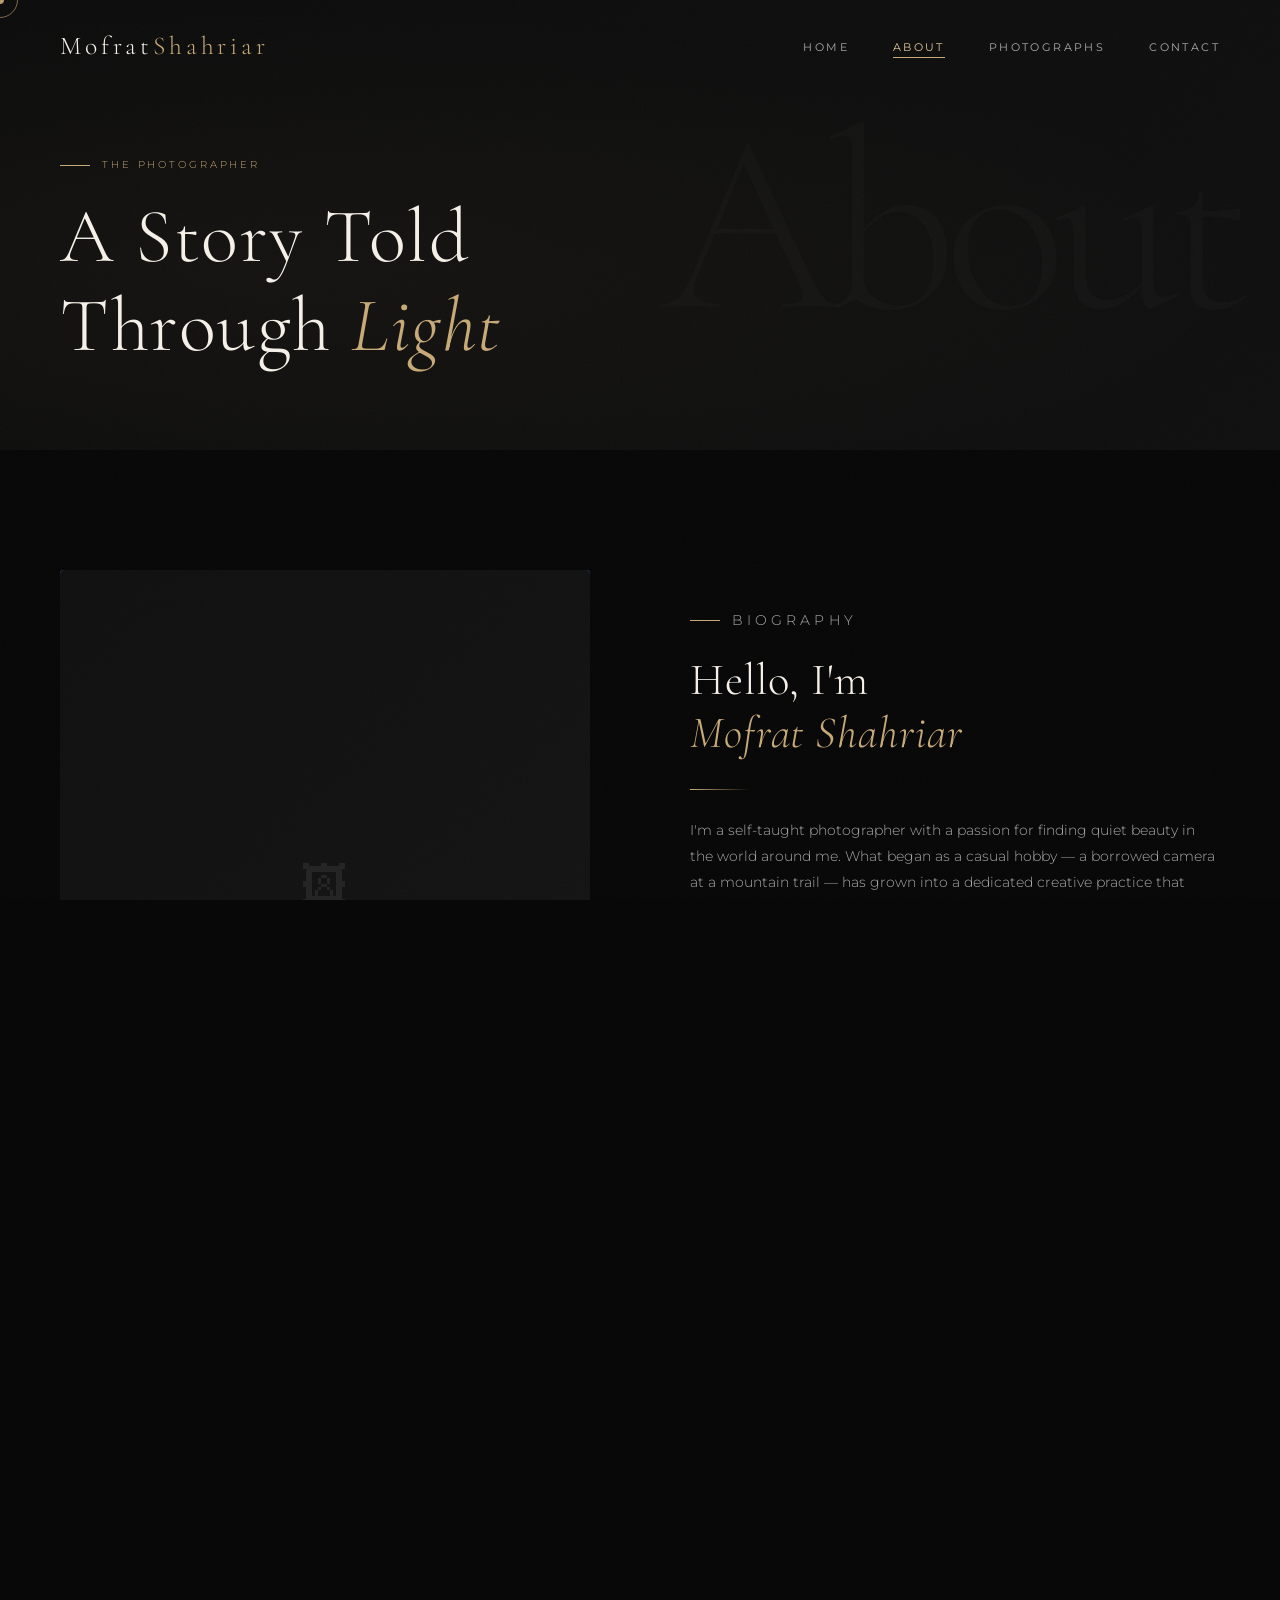
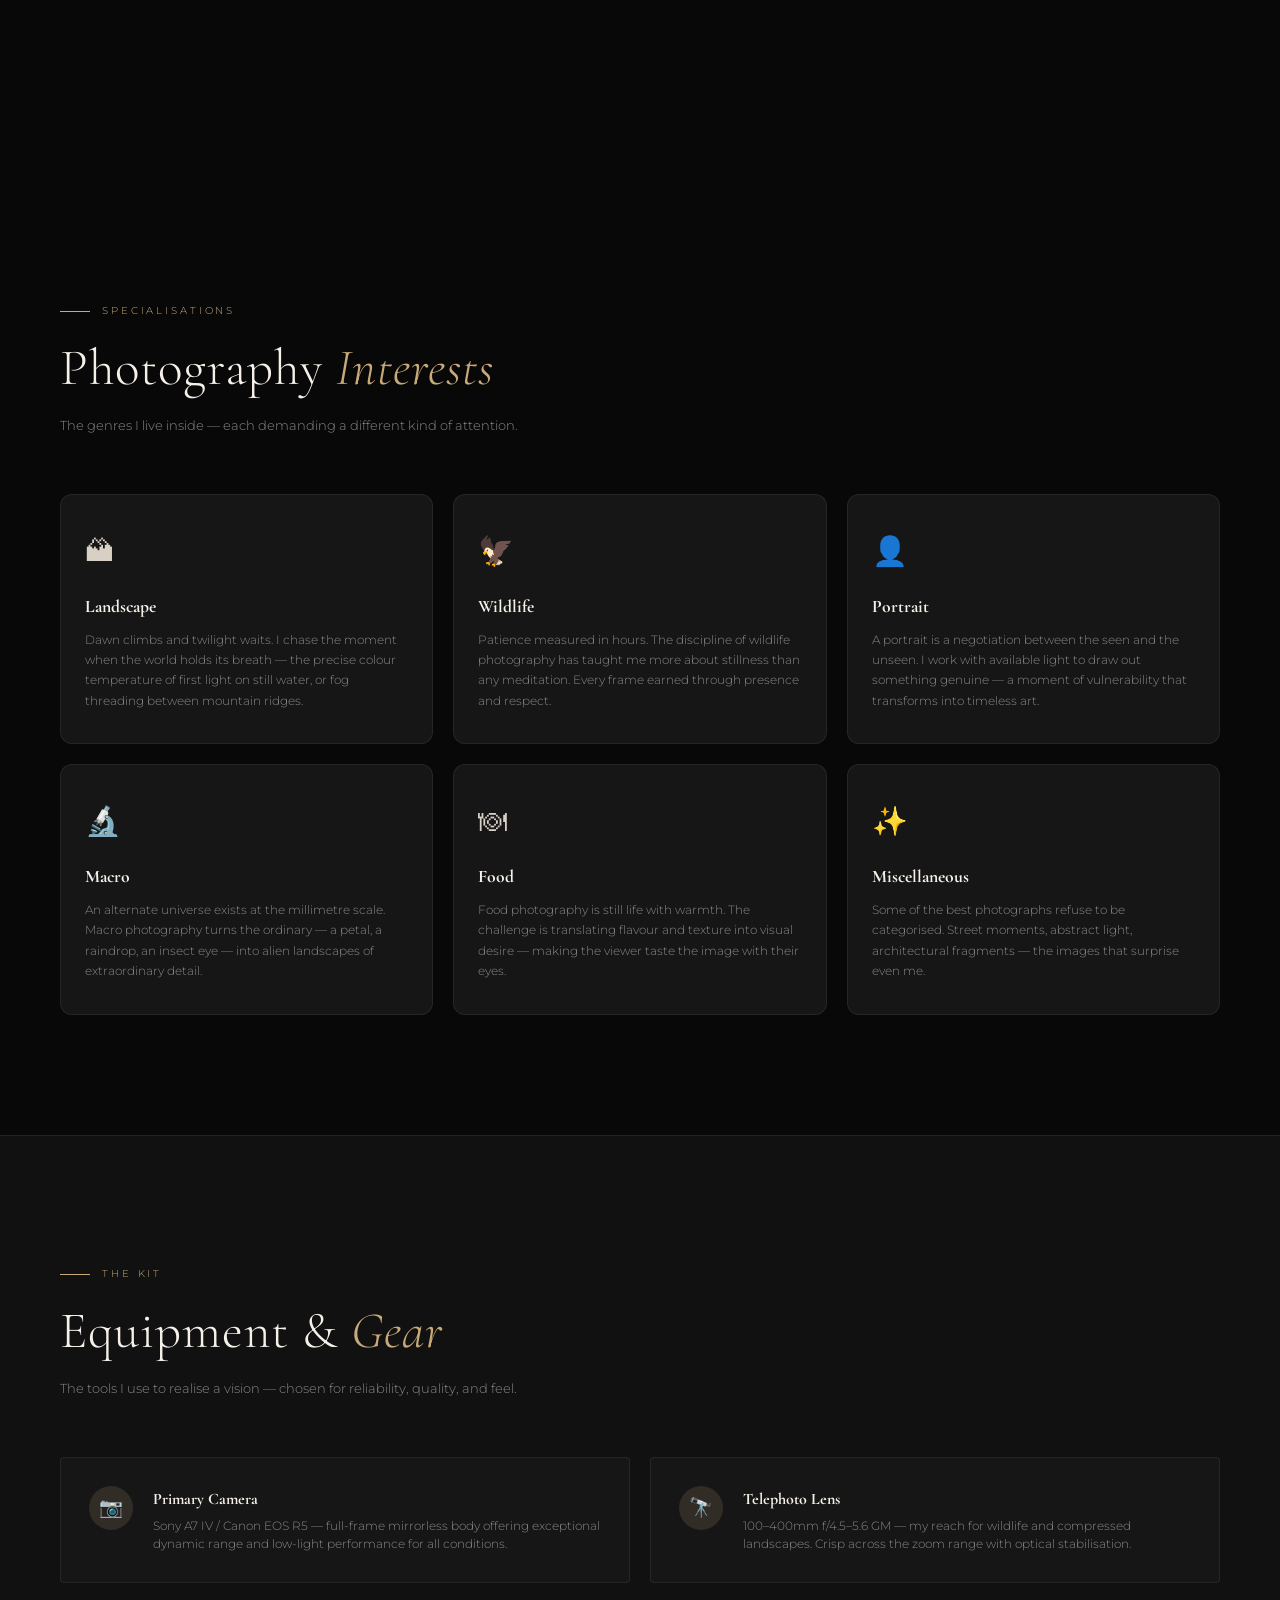
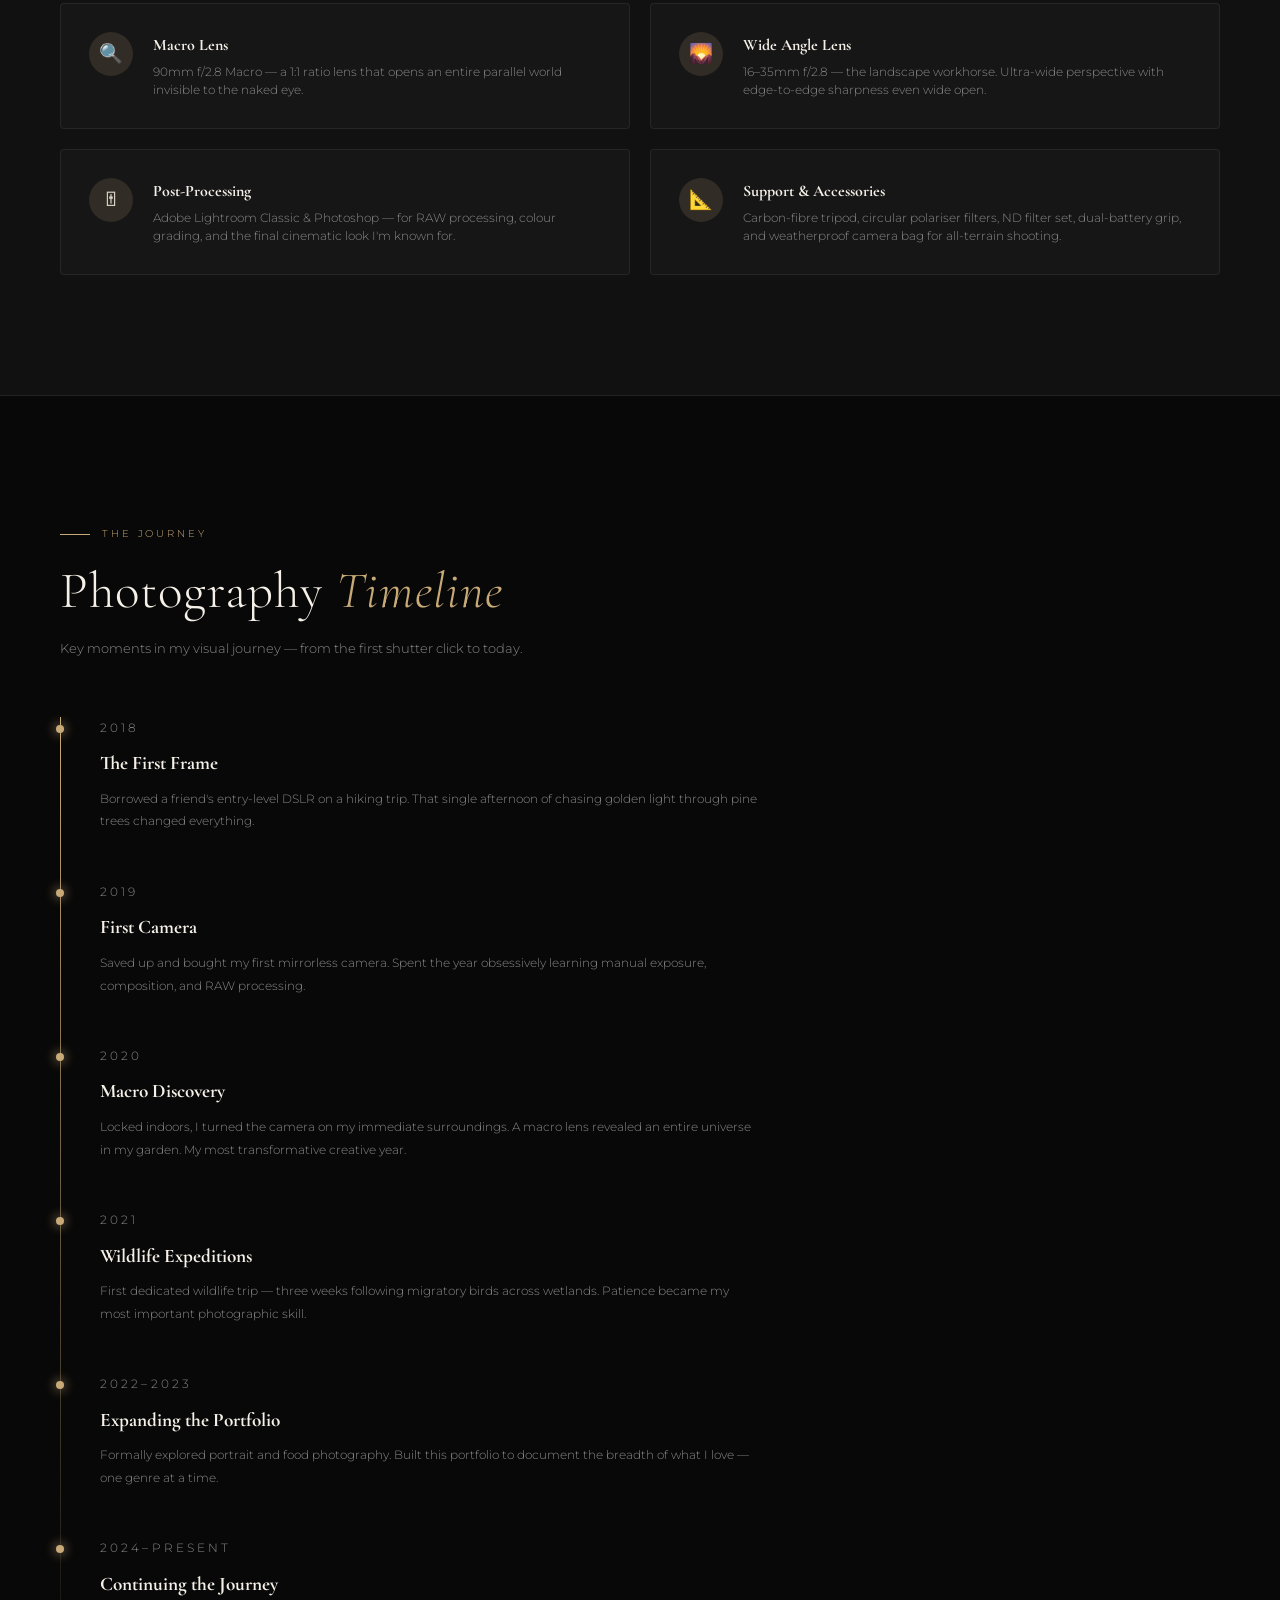
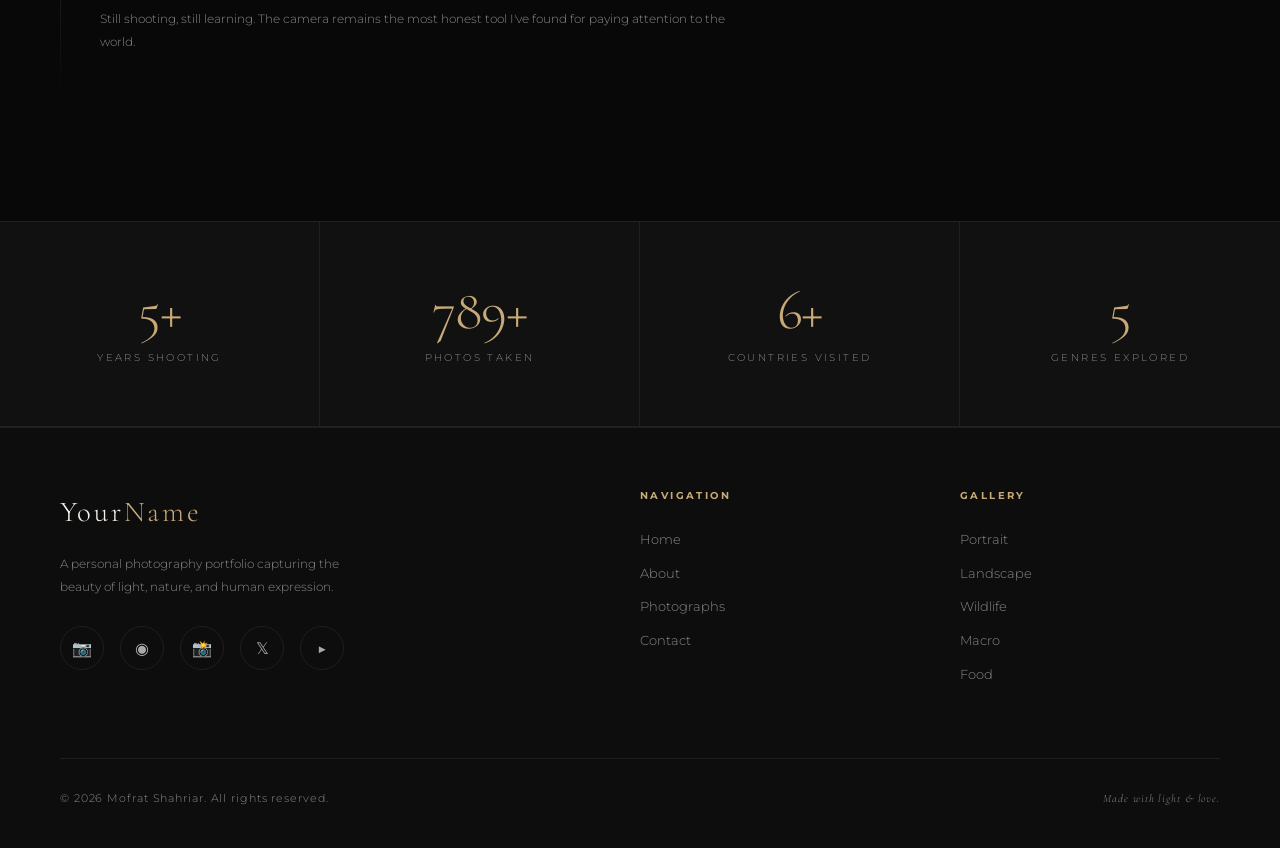
<file: about.html>
<!DOCTYPE html>
<html lang="en">
<head>
  <meta charset="UTF-8" />
  <meta name="viewport" content="width=device-width, initial-scale=1.0" />
  <meta name="description" content="Dreamer — photographer, visual artist, and storyteller." />
  <title>About — Dreamer Photography</title>
  <link rel="stylesheet" href="style.css" />
  <link rel="icon" href="data:image/svg+xml,<svg xmlns='http://www.w3.org/2000/svg' viewBox='0 0 100 100'><text y='.9em' font-size='90'>📷</text></svg>" />
</head>
<body>

<!-- Loader -->
<div id="loader" role="status" aria-label="Loading">
  <div class="loader-logo">MS</div>
  <div class="loader-bar-wrap"><div class="loader-bar"></div></div>
  <p class="loader-text">About</p>
</div>

<!-- Cursor -->
<div id="cursor-dot"  aria-hidden="true"></div>
<div id="cursor-ring" aria-hidden="true"></div>

<!-- Page Transition -->
<div class="page-transition-overlay" aria-hidden="true"></div>

<!-- ═══════════════════════════════════════════════
     NAVBAR
════════════════════════════════════════════════ -->
<nav id="navbar" role="navigation" aria-label="Main navigation">
  <a href="index.html" class="nav-logo">Mofrat<span>Shahriar</span></a>
  <ul class="nav-links" role="list">
    <li><a href="index.html">Home</a></li>
    <li><a href="about.html" class="active">About</a></li>
    <li><a href="photographs.html">Photographs</a></li>
    <li><a href="contact.html">Contact</a></li>
  </ul>
  <button class="nav-toggle" id="nav-toggle" aria-label="Toggle menu" aria-expanded="false">
    <span></span><span></span><span></span>
  </button>
</nav>
<div class="nav-mobile" id="nav-mobile" role="dialog" aria-label="Mobile navigation">
  <a href="index.html">Home</a>
  <a href="about.html">About</a>
  <a href="photographs.html">Photographs</a>
  <a href="contact.html">Contact</a>
</div>

<!-- ═══════════════════════════════════════════════
     PAGE HERO
════════════════════════════════════════════════ -->
<header class="page-hero" role="banner">
  <div class="page-hero-bg-text" aria-hidden="true">About</div>
  <div>
    <p class="section-tag reveal">The Photographer</p>
    <h1 class="section-title reveal delay-1" style="font-size: clamp(2.5rem, 6vw, 5rem);">
      A Story Told<br>Through <em>Light</em>
    </h1>
  </div>
</header>

<!-- ═══════════════════════════════════════════════
     BIO SECTION
════════════════════════════════════════════════ -->
<section class="section-padding" aria-labelledby="bio-heading">
  <div class="about-intro">

    <!-- Portrait -->
    <div class="about-image-wrap reveal-left">
      <div class="about-image-frame">
       
        <!--
          ➜ Replace this placeholder with your actual portrait:
             <img src="images/about-portrait.jpg" alt="Mofrat Shahriar, Photographer" />
        -->
         <img src="portrait.jpg" alt="Md. Mofrat Shahriar, Photographer" />
        <div class="img-placeholder">
          <span style="font-size:3rem; opacity:0.15;">🖼</span>
          <span>Your Portrait Here</span>
        </div>
      </div>
      <div class="about-image-accent"></div>
    </div>

    <!-- Bio text -->
    <div class="about-text reveal-right">
      <p class="section-tag">Biography</p>
      <h2 class="section-title" id="bio-heading">
        Hello, I'm<br><em>Mofrat Shahriar</em>
      </h2>
      <div class="divider"></div>
      <p>
        I'm a self-taught photographer with a passion for finding quiet
        beauty in the world around me. What began as a casual hobby —
        a borrowed camera at a mountain trail — has grown into a
        dedicated creative practice that shapes how I see and move
        through life.
      </p>
      <p>
        My photography spans landscapes that breathe, portraits that
        speak, wildlife moments that pause time, and macro worlds that
        expand the invisible. Each genre teaches me something different
        about patience, observation, and the precise moment when
        everything aligns.
      </p>
      <p>
        Outside of photography, I'm drawn to travel, cinema, and long
        conversations about the way light behaves just before it
        disappears.
      </p>
      <div style="margin-top: 36px; display: flex; gap: 16px; flex-wrap: wrap;">
        <a href="photographs.html" class="btn btn-gold">View My Work</a>
        <a href="contact.html" class="btn btn-outline">Get in Touch</a>
      </div>
    </div>

  </div>
</section>

<!-- ═══════════════════════════════════════════════
     PARALLAX QUOTE
════════════════════════════════════════════════ -->
<section class="parallax-section" aria-label="Photography philosophy">
  <div class="parallax-bg" style="background-image: url('https://images.unsplash.com/photo-1501854140801-50d01698950b?w=1920&q=80')"></div>
  <div class="parallax-overlay" aria-hidden="true"></div>
  <div class="parallax-content reveal">
    <blockquote>
      "In every photograph, I'm not just capturing a scene —<br>
      I'm capturing the feeling of being alive inside it."
    </blockquote>
    <cite>— Mofrat Shahriar</cite>
  </div>
</section>

<!-- ═══════════════════════════════════════════════
     PHOTOGRAPHY SKILLS / INTERESTS
════════════════════════════════════════════════ -->
<section class="section-padding" aria-labelledby="skills-heading">
  <div class="reveal">
    <p class="section-tag">Specialisations</p>
    <h2 class="section-title" id="skills-heading">Photography <em>Interests</em></h2>
    <p class="section-subtitle">The genres I live inside — each demanding a different kind of attention.</p>
  </div>

  <div class="skills-grid" style="margin-top: 56px;">

    <div class="skill-card reveal delay-1">
      <div class="skill-icon">🏔</div>
      <h3 class="skill-name">Landscape</h3>
      <p class="skill-desc">
        Dawn climbs and twilight waits. I chase the moment when the world
        holds its breath — the precise colour temperature of first light on
        still water, or fog threading between mountain ridges.
      </p>
    </div>

    <div class="skill-card reveal delay-2">
      <div class="skill-icon">🦅</div>
      <h3 class="skill-name">Wildlife</h3>
      <p class="skill-desc">
        Patience measured in hours. The discipline of wildlife photography
        has taught me more about stillness than any meditation. Every frame
        earned through presence and respect.
      </p>
    </div>

    <div class="skill-card reveal delay-3">
      <div class="skill-icon">👤</div>
      <h3 class="skill-name">Portrait</h3>
      <p class="skill-desc">
        A portrait is a negotiation between the seen and the unseen. I work
        with available light to draw out something genuine — a moment of
        vulnerability that transforms into timeless art.
      </p>
    </div>

    <div class="skill-card reveal delay-1">
      <div class="skill-icon">🔬</div>
      <h3 class="skill-name">Macro</h3>
      <p class="skill-desc">
        An alternate universe exists at the millimetre scale. Macro
        photography turns the ordinary — a petal, a raindrop, an insect
        eye — into alien landscapes of extraordinary detail.
      </p>
    </div>

    <div class="skill-card reveal delay-2">
      <div class="skill-icon">🍽</div>
      <h3 class="skill-name">Food</h3>
      <p class="skill-desc">
        Food photography is still life with warmth. The challenge is
        translating flavour and texture into visual desire — making the
        viewer taste the image with their eyes.
      </p>
    </div>

    <div class="skill-card reveal delay-3">
      <div class="skill-icon">✨</div>
      <h3 class="skill-name">Miscellaneous</h3>
      <p class="skill-desc">
        Some of the best photographs refuse to be categorised. Street
        moments, abstract light, architectural fragments — the images
        that surprise even me.
      </p>
    </div>

  </div>
</section>

<!-- ═══════════════════════════════════════════════
     EQUIPMENT / GEAR
════════════════════════════════════════════════ -->
<section class="section-padding" style="background: var(--surface); border-top: 1px solid var(--border); border-bottom: 1px solid var(--border);" aria-labelledby="gear-heading">
  <div class="reveal">
    <p class="section-tag">The Kit</p>
    <h2 class="section-title" id="gear-heading">Equipment &amp; <em>Gear</em></h2>
    <p class="section-subtitle">The tools I use to realise a vision — chosen for reliability, quality, and feel.</p>
  </div>

  <!--
    ➜ UPDATE GEAR: Replace the equipment details below with your actual gear.
       Each .equipment-card represents one piece of equipment.
       Duplicate or remove cards as needed.
  -->
  <div class="equipment-grid" style="margin-top: 56px;">

    <div class="equipment-card reveal delay-1">
      <div class="equipment-icon">📷</div>
      <div class="equipment-info">
        <h4>Primary Camera</h4>
        <p>Sony A7 IV / Canon EOS R5 — full-frame mirrorless body offering exceptional dynamic range and low-light performance for all conditions.</p>
      </div>
    </div>

    <div class="equipment-card reveal delay-2">
      <div class="equipment-icon">🔭</div>
      <div class="equipment-info">
        <h4>Telephoto Lens</h4>
        <p>100–400mm f/4.5–5.6 GM — my reach for wildlife and compressed landscapes. Crisp across the zoom range with optical stabilisation.</p>
      </div>
    </div>

    <div class="equipment-card reveal delay-1">
      <div class="equipment-icon">🔍</div>
      <div class="equipment-info">
        <h4>Macro Lens</h4>
        <p>90mm f/2.8 Macro — a 1:1 ratio lens that opens an entire parallel world invisible to the naked eye.</p>
      </div>
    </div>

    <div class="equipment-card reveal delay-2">
      <div class="equipment-icon">🌄</div>
      <div class="equipment-info">
        <h4>Wide Angle Lens</h4>
        <p>16–35mm f/2.8 — the landscape workhorse. Ultra-wide perspective with edge-to-edge sharpness even wide open.</p>
      </div>
    </div>

    <div class="equipment-card reveal delay-1">
      <div class="equipment-icon">🎚</div>
      <div class="equipment-info">
        <h4>Post-Processing</h4>
        <p>Adobe Lightroom Classic &amp; Photoshop — for RAW processing, colour grading, and the final cinematic look I'm known for.</p>
      </div>
    </div>

    <div class="equipment-card reveal delay-2">
      <div class="equipment-icon">📐</div>
      <div class="equipment-info">
        <h4>Support &amp; Accessories</h4>
        <p>Carbon-fibre tripod, circular polariser filters, ND filter set, dual-battery grip, and weatherproof camera bag for all-terrain shooting.</p>
      </div>
    </div>

  </div>
</section>

<!-- ═══════════════════════════════════════════════
     TIMELINE
════════════════════════════════════════════════ -->
<section class="section-padding" aria-labelledby="timeline-heading">
  <div class="reveal">
    <p class="section-tag">The Journey</p>
    <h2 class="section-title" id="timeline-heading">Photography <em>Timeline</em></h2>
    <p class="section-subtitle">Key moments in my visual journey — from the first shutter click to today.</p>
  </div>

  <!--
    ➜ UPDATE TIMELINE: Replace years and descriptions with your own story.
       Duplicate .timeline-item to add more milestones.
  -->
  <div class="timeline reveal delay-1" style="max-width: 700px; margin-top: 56px;">

    <div class="timeline-item">
      <p class="timeline-year">2018</p>
      <h4>The First Frame</h4>
      <p>Borrowed a friend's entry-level DSLR on a hiking trip. That single afternoon of chasing golden light through pine trees changed everything.</p>
    </div>

    <div class="timeline-item">
      <p class="timeline-year">2019</p>
      <h4>First Camera</h4>
      <p>Saved up and bought my first mirrorless camera. Spent the year obsessively learning manual exposure, composition, and RAW processing.</p>
    </div>

    <div class="timeline-item">
      <p class="timeline-year">2020</p>
      <h4>Macro Discovery</h4>
      <p>Locked indoors, I turned the camera on my immediate surroundings. A macro lens revealed an entire universe in my garden. My most transformative creative year.</p>
    </div>

    <div class="timeline-item">
      <p class="timeline-year">2021</p>
      <h4>Wildlife Expeditions</h4>
      <p>First dedicated wildlife trip — three weeks following migratory birds across wetlands. Patience became my most important photographic skill.</p>
    </div>

    <div class="timeline-item">
      <p class="timeline-year">2022–2023</p>
      <h4>Expanding the Portfolio</h4>
      <p>Formally explored portrait and food photography. Built this portfolio to document the breadth of what I love — one genre at a time.</p>
    </div>

    <div class="timeline-item">
      <p class="timeline-year">2024–Present</p>
      <h4>Continuing the Journey</h4>
      <p>Still shooting, still learning. The camera remains the most honest tool I've found for paying attention to the world.</p>
    </div>

  </div>
</section>

<!-- ═══════════════════════════════════════════════
     STATISTICS MINI
════════════════════════════════════════════════ -->
<section class="stats-section" aria-label="Statistics">
  <div class="stats-grid">
    <div class="stat-item reveal">
      <div class="stat-number" data-count="6" data-suffix="+">0</div>
      <p class="stat-label">Years Shooting</p>
    </div>
    <div class="stat-item reveal delay-1">
      <div class="stat-number" data-count="1000" data-suffix="+">0</div>
      <p class="stat-label">Photos Taken</p>
    </div>
    <div class="stat-item reveal delay-2">
      <div class="stat-number" data-count="7" data-suffix="+">0</div>
      <p class="stat-label">Countries Visited</p>
    </div>
    <div class="stat-item reveal delay-3">
      <div class="stat-number" data-count="6" data-suffix="">0</div>
      <p class="stat-label">Genres Explored</p>
    </div>
  </div>
</section>

<!-- ═══════════════════════════════════════════════
     FOOTER
════════════════════════════════════════════════ -->
<footer>
  <div class="footer-top">
    <div class="footer-brand">
      <h3>Your<span>Name</span></h3>
      <p>A personal photography portfolio capturing the beauty of light, nature, and human expression.</p>
      <div class="social-links" style="margin-top: 28px;">
        <a href="#" class="social-link" aria-label="Instagram">&#128247;</a>
        <a href="#" class="social-link" aria-label="500px">&#9673;</a>
        <a href="#" class="social-link" aria-label="Flickr">&#128248;</a>
        <a href="#" class="social-link" aria-label="Twitter/X">&#120143;</a>
        <a href="#" class="social-link" aria-label="YouTube">&#9654;</a>
      </div>
    </div>
    <nav class="footer-nav" aria-label="Footer navigation">
      <h4>Navigation</h4>
      <a href="index.html">Home</a>
      <a href="about.html">About</a>
      <a href="photographs.html">Photographs</a>
      <a href="contact.html">Contact</a>
    </nav>
    <nav class="footer-nav" aria-label="Gallery categories">
      <h4>Gallery</h4>
      <a href="photographs.html">Portrait</a>
      <a href="photographs.html">Landscape</a>
      <a href="photographs.html">Wildlife</a>
      <a href="photographs.html">Macro</a>
      <a href="photographs.html">Food</a>
    </nav>
  </div>
  <div class="footer-bottom">
    <p class="footer-copy">&copy; 2026 Mofrat Shahriar. All rights reserved.</p>
    <p class="footer-copy" style="font-style: italic; font-family: var(--font-serif);">Made with light &amp; love.</p>
  </div>
</footer>

<button id="back-top" aria-label="Back to top">↑</button>

<script src="script.js"></script>
</body>
</html>
</file>
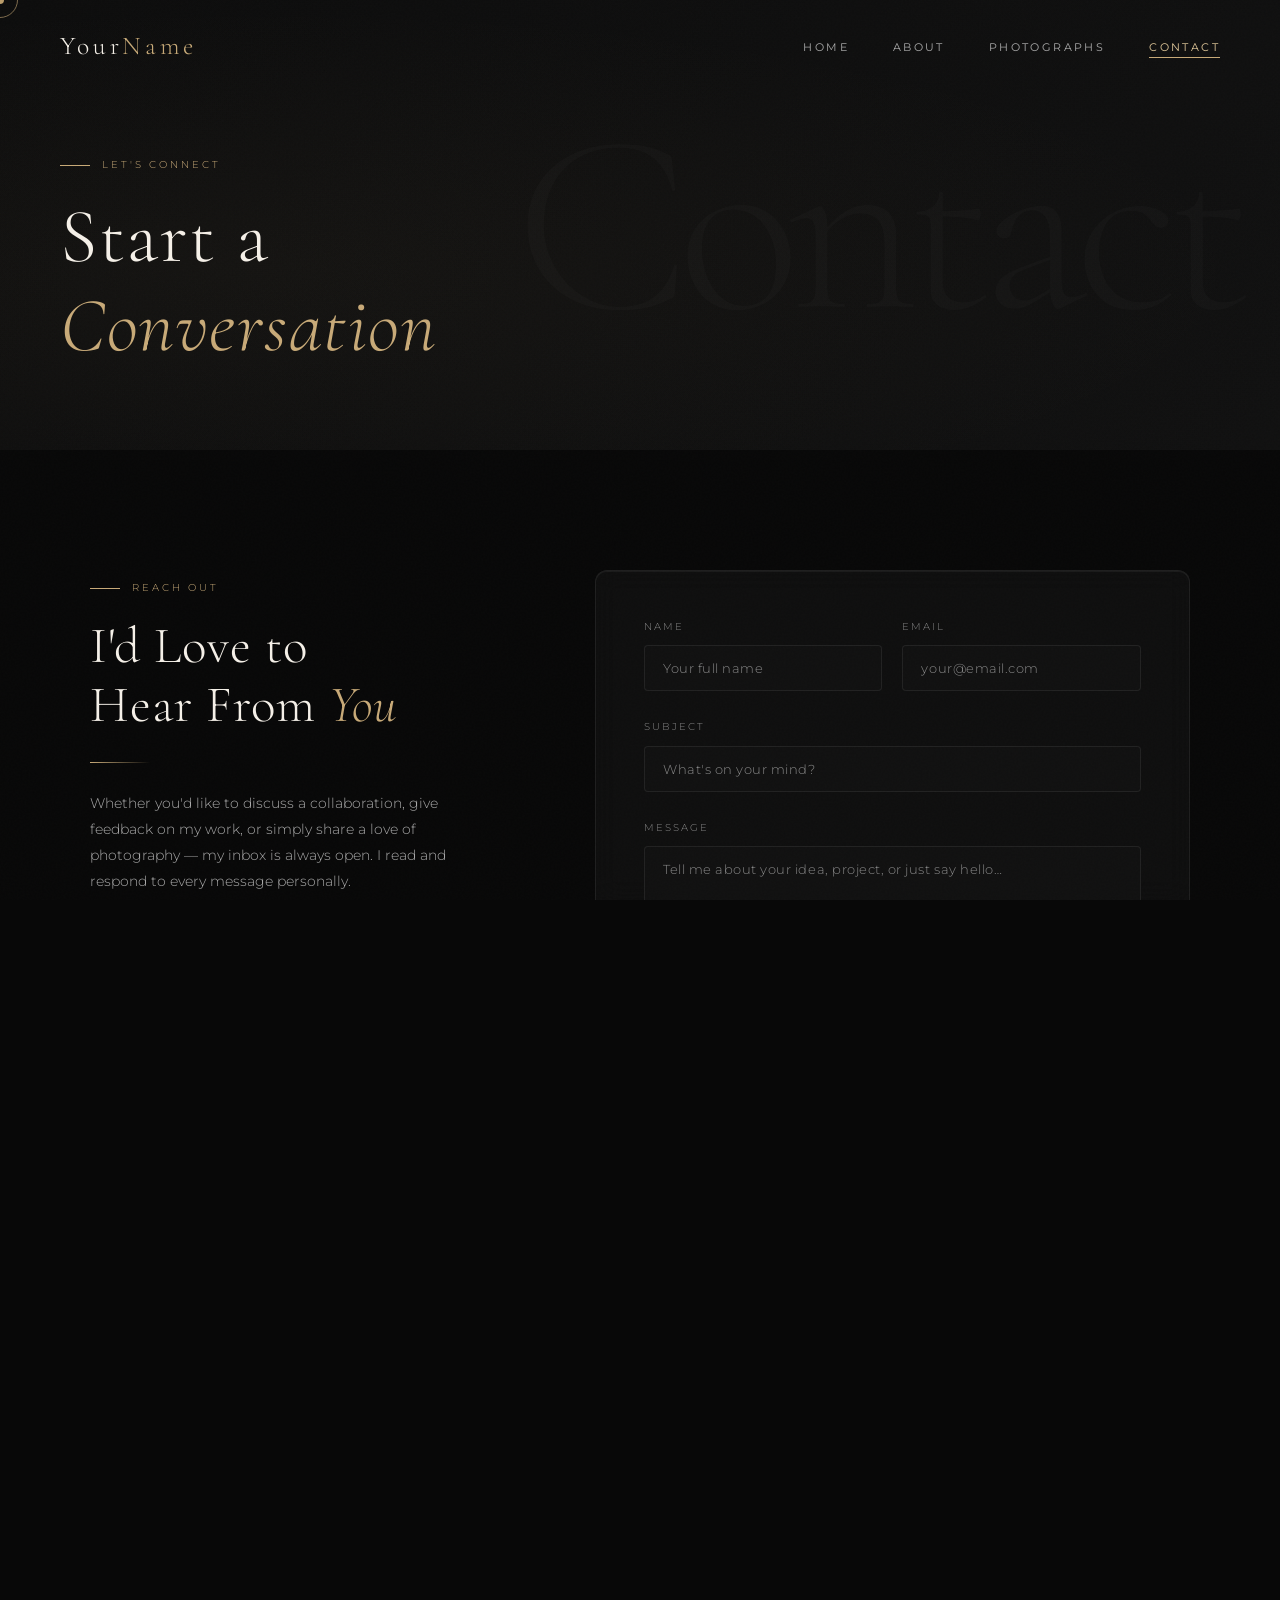
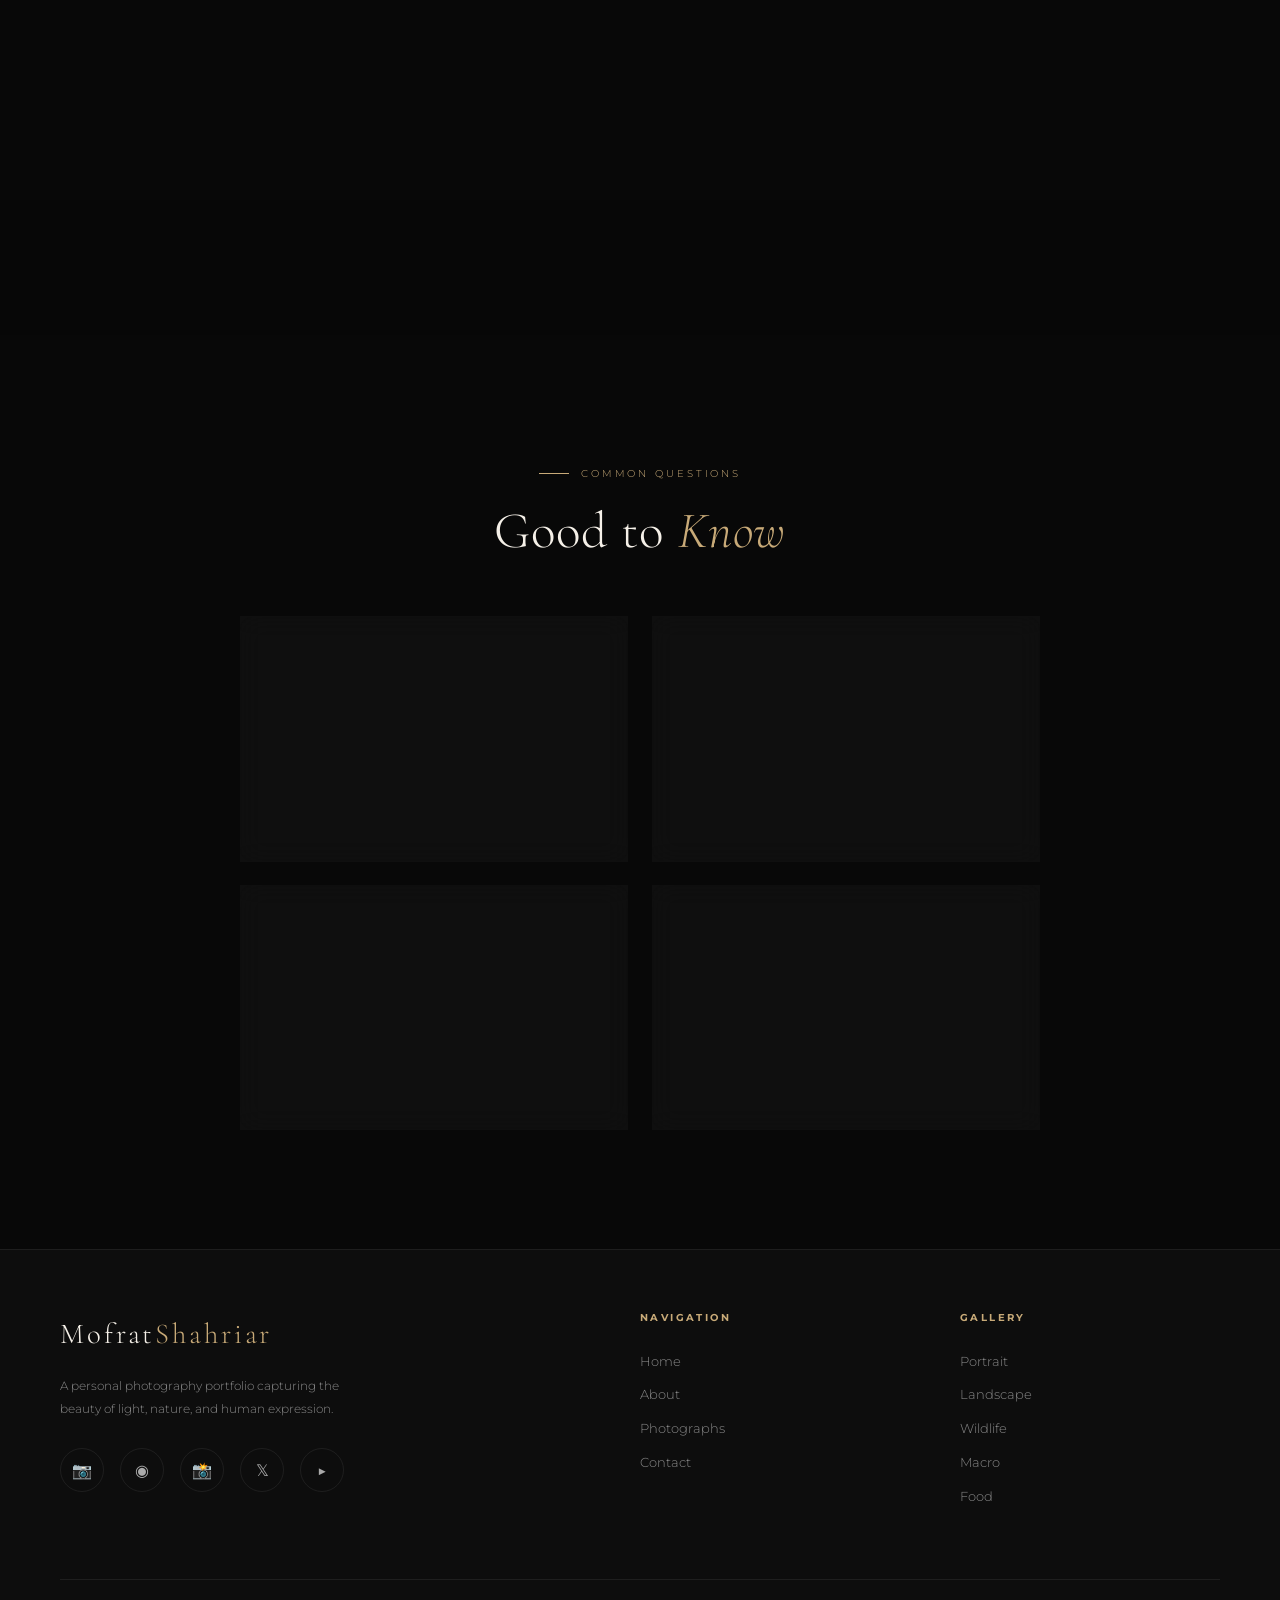
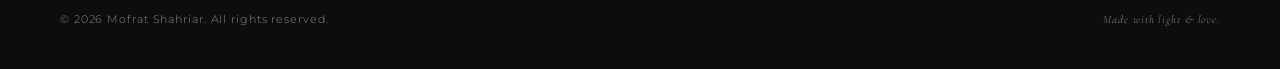
<file: contact.html>
<!DOCTYPE html>
<html lang="en">
<head>
  <meta charset="UTF-8" />
  <meta name="viewport" content="width=device-width, initial-scale=1.0" />
  <meta name="description" content="Get in touch with Your Name — photography enquiries, collaborations, and conversations." />
  <title>Contact — Mofrat Shahriar Photography</title>
  <link rel="stylesheet" href="style.css" />
  <link rel="icon" href="data:image/svg+xml,<svg xmlns='http://www.w3.org/2000/svg' viewBox='0 0 100 100'><text y='.9em' font-size='90'>📷</text></svg>" />
</head>
<body>

<!-- Loader -->
<div id="loader" role="status" aria-label="Loading">
  <div class="loader-logo">MS</div>
  <div class="loader-bar-wrap"><div class="loader-bar"></div></div>
  <p class="loader-text">Contact</p>
</div>

<!-- Cursor -->
<div id="cursor-dot"  aria-hidden="true"></div>
<div id="cursor-ring" aria-hidden="true"></div>

<!-- Page Transition -->
<div class="page-transition-overlay" aria-hidden="true"></div>

<!-- ═══════════════════════════════════════════════
     NAVBAR
════════════════════════════════════════════════ -->
<nav id="navbar" role="navigation" aria-label="Main navigation">
  <a href="index.html" class="nav-logo">Your<span>Name</span></a>
  <ul class="nav-links" role="list">
    <li><a href="index.html">Home</a></li>
    <li><a href="about.html">About</a></li>
    <li><a href="photographs.html">Photographs</a></li>
    <li><a href="contact.html" class="active">Contact</a></li>
  </ul>
  <button class="nav-toggle" id="nav-toggle" aria-label="Toggle menu" aria-expanded="false">
    <span></span><span></span><span></span>
  </button>
</nav>
<div class="nav-mobile" id="nav-mobile" role="dialog" aria-label="Mobile navigation">
  <a href="index.html">Home</a>
  <a href="about.html">About</a>
  <a href="photographs.html">Photographs</a>
  <a href="contact.html">Contact</a>
</div>

<!-- ═══════════════════════════════════════════════
     PAGE HERO
════════════════════════════════════════════════ -->
<header class="page-hero" role="banner">
  <div class="page-hero-bg-text" aria-hidden="true">Contact</div>
  <div>
    <p class="section-tag reveal">Let's Connect</p>
    <h1 class="section-title reveal delay-1" style="font-size: clamp(2.5rem, 6vw, 5rem);">
      Start a<br><em>Conversation</em>
    </h1>
  </div>
</header>

<!-- ═══════════════════════════════════════════════
     CONTACT MAIN
════════════════════════════════════════════════ -->
<section class="section-padding" aria-labelledby="contact-heading">
  <div style="max-width: 1100px; margin: 0 auto;">
    <div class="contact-grid">

      <!-- ─── LEFT: INFO ─────────────────────── -->
      <div>
        <p class="section-tag reveal">Reach Out</p>
        <h2 class="section-title reveal delay-1" id="contact-heading">
          I'd Love to<br>Hear From <em>You</em>
        </h2>
        <div class="divider reveal delay-2"></div>
        <p class="reveal delay-2" style="font-size: 0.85rem; color: var(--grey-light); line-height: 1.9; max-width: 380px; margin-bottom: 40px;">
          Whether you'd like to discuss a collaboration, give feedback
          on my work, or simply share a love of photography — my inbox
          is always open. I read and respond to every message personally.
        </p>

        <!-- Contact info items
             ➜ Replace email, location etc. with your real details -->
        <div class="reveal delay-3">

          <div class="contact-info-item">
            <div class="contact-icon" aria-hidden="true">✉</div>
            <div class="contact-info-text">
              <h4>Email</h4>
              <!-- ➜ Replace with your email address -->
              <p><a href="mailto:mofrat.reb.ae@gmail.com">mofrat.reb.ae@gmail.com</a></p>
            </div>
          </div>

          <div class="contact-info-item">
            <div class="contact-icon" aria-hidden="true">📍</div>
            <div class="contact-info-text">
              <h4>Location</h4>
              <!-- ➜ Replace with your city / region -->
              <p>Rajshahi, Bangladesh</p>
            </div>
          </div>

          <div class="contact-info-item">
            <div class="contact-icon" aria-hidden="true">⏱</div>
            <div class="contact-info-text">
              <h4>Response Time</h4>
              <p>Usually within 24–48 hours</p>
            </div>
          </div>

        </div>

        <!-- Social links -->
        <div class="reveal delay-4" style="margin-top: 40px;">
          <p style="font-size: 0.6rem; letter-spacing: 0.22em; text-transform: uppercase; color: var(--gold); margin-bottom: 18px;">
            Follow the Journey
          </p>
          <div class="social-links">
            <!-- ➜ Replace # with your actual social media profile URLs -->
            <a href="#" class="social-link" aria-label="Instagram" title="Instagram">📸</a>
            <a href="#" class="social-link" aria-label="500px"     title="500px">⭕</a>
            <a href="#" class="social-link" aria-label="Flickr"    title="Flickr">📷</a>
            <a href="#" class="social-link" aria-label="Twitter/X" title="Twitter/X">𝕏</a>
            <a href="#" class="social-link" aria-label="YouTube"   title="YouTube">▶</a>
            <a href="#" class="social-link" aria-label="Pinterest" title="Pinterest">P</a>
          </div>
        </div>

      </div><!-- /.left -->

      <!-- ─── RIGHT: FORM ───────────────────── -->
      <div class="reveal delay-2">
        <div class="contact-form glass-card">

          <!-- Form (static HTML — submits with JS handler below)
               ➜ For a real backend, replace the JS handler in script.js
                 with a fetch() to your form API endpoint (Formspree, EmailJS, etc.)
          -->
          <form id="contact-form" novalidate>

            <div class="form-row">
              <div class="form-group">
                <label class="form-label" for="contact-name">Name</label>
                <input
                  class="form-input"
                  type="text"
                  id="contact-name"
                  name="name"
                  placeholder="Your full name"
                  required
                  autocomplete="name"
                />
              </div>
              <div class="form-group">
                <label class="form-label" for="contact-email">Email</label>
                <input
                  class="form-input"
                  type="email"
                  id="contact-email"
                  name="email"
                  placeholder="your@email.com"
                  required
                  autocomplete="email"
                />
              </div>
            </div>

            <div class="form-group">
              <label class="form-label" for="contact-subject">Subject</label>
              <input
                class="form-input"
                type="text"
                id="contact-subject"
                name="subject"
                placeholder="What's on your mind?"
              />
            </div>

            <div class="form-group">
              <label class="form-label" for="contact-message">Message</label>
              <textarea
                class="form-textarea"
                id="contact-message"
                name="message"
                placeholder="Tell me about your idea, project, or just say hello…"
                required
              ></textarea>
            </div>

            <button type="submit" class="form-submit">
              Send Message
            </button>

          </form>

          <!-- Success state (shown after submit) -->
          <div id="form-success" class="form-success" role="status" aria-live="polite">
            <p style="font-size: 2rem; margin-bottom: 12px;">✓</p>
            <h3>Message Sent</h3>
            <p>Thank you for reaching out. I'll be in touch within 24–48 hours.</p>
          </div>

        </div>
      </div><!-- /.right -->

    </div><!-- /.contact-grid -->
  </div>
</section>

<!-- ═══════════════════════════════════════════════
     PARALLAX QUOTE
════════════════════════════════════════════════ -->
<section class="parallax-section" aria-label="Closing thought">
  <div class="parallax-bg" style="background-image: url('https://images.unsplash.com/photo-1455218873509-8097305ee378?w=1920&q=80')"></div>
  <div class="parallax-overlay" aria-hidden="true"></div>
  <div class="parallax-content reveal">
    <blockquote>
      "The best photograph is one that is taken today,<br>
      in the light that exists right now."
    </blockquote>
    <cite>— Mofrat Shahriar</cite>
  </div>
</section>

<!-- ═══════════════════════════════════════════════
     FAQ / EXTRA INFO
════════════════════════════════════════════════ -->
<section class="section-padding" aria-labelledby="faq-heading">
  <div style="max-width: 800px; margin: 0 auto; text-align: center;">
    <p class="section-tag" style="justify-content: center;">Common Questions</p>
    <h2 class="section-title reveal" id="faq-heading" style="text-align: center;">
      Good to <em>Know</em>
    </h2>
  </div>

  <div style="max-width: 800px; margin: 56px auto 0; display: grid; grid-template-columns: 1fr 1fr; gap: 24px;">

    <div class="glass-card reveal delay-1" style="padding: 32px;">
      <div style="font-size: 1.4rem; margin-bottom: 14px;">📋</div>
      <h3 style="font-family: var(--font-serif); font-size: 1.1rem; color: var(--white); margin-bottom: 10px; font-weight: 300;">
        Can I use your photos?
      </h3>
      <p style="font-size: 0.75rem; color: var(--grey); line-height: 1.8;">
        All images on this site are my personal work and remain copyright protected. For licensing or usage enquiries, please get in touch via the contact form above.
      </p>
    </div>

    <div class="glass-card reveal delay-2" style="padding: 32px;">
      <div style="font-size: 1.4rem; margin-bottom: 14px;">🤝</div>
      <h3 style="font-family: var(--font-serif); font-size: 1.1rem; color: var(--white); margin-bottom: 10px; font-weight: 300;">
        Do you collaborate?
      </h3>
      <p style="font-size: 0.75rem; color: var(--grey); line-height: 1.8;">
        Absolutely. I'm always open to creative collaborations with other photographers, artists, writers, and brands whose vision aligns with my aesthetic.
      </p>
    </div>

    <div class="glass-card reveal delay-1" style="padding: 32px;">
      <div style="font-size: 1.4rem; margin-bottom: 14px;">🖼</div>
      <h3 style="font-family: var(--font-serif); font-size: 1.1rem; color: var(--white); margin-bottom: 10px; font-weight: 300;">
        Are prints available?
      </h3>
      <p style="font-size: 0.75rem; color: var(--grey); line-height: 1.8;">
        Select images from the gallery are available as fine-art prints. Reach out with the image title and your preferred size for availability and pricing.
      </p>
    </div>

    <div class="glass-card reveal delay-2" style="padding: 32px;">
      <div style="font-size: 1.4rem; margin-bottom: 14px;">💬</div>
      <h3 style="font-family: var(--font-serif); font-size: 1.1rem; color: var(--white); margin-bottom: 10px; font-weight: 300;">
        Just want to chat?
      </h3>
      <p style="font-size: 0.75rem; color: var(--grey); line-height: 1.8;">
        Photography conversations are always welcome. Whether it's technique, gear, location tips, or post-processing — send a message. I genuinely enjoy the exchange.
      </p>
    </div>

  </div>
</section>

<!-- ═══════════════════════════════════════════════
     FOOTER
════════════════════════════════════════════════ -->
<footer>
  <div class="footer-top">
    <div class="footer-brand">
      <h3>Mofrat<span>Shahriar</span></h3>
      <p>A personal photography portfolio capturing the beauty of light, nature, and human expression.</p>
      <div class="social-links" style="margin-top: 28px;">
        <a href="#" class="social-link" aria-label="Instagram">&#128247;</a>
        <a href="#" class="social-link" aria-label="500px">&#9673;</a>
        <a href="#" class="social-link" aria-label="Flickr">&#128248;</a>
        <a href="#" class="social-link" aria-label="Twitter/X">&#120143;</a>
        <a href="#" class="social-link" aria-label="YouTube">&#9654;</a>
      </div>
    </div>
    <nav class="footer-nav" aria-label="Footer navigation">
      <h4>Navigation</h4>
      <a href="index.html">Home</a>
      <a href="about.html">About</a>
      <a href="photographs.html">Photographs</a>
      <a href="contact.html">Contact</a>
    </nav>
    <nav class="footer-nav" aria-label="Gallery categories">
      <h4>Gallery</h4>
      <a href="photographs.html">Portrait</a>
      <a href="photographs.html">Landscape</a>
      <a href="photographs.html">Wildlife</a>
      <a href="photographs.html">Macro</a>
      <a href="photographs.html">Food</a>
    </nav>
  </div>
  <div class="footer-bottom">
    <p class="footer-copy">&copy; 2026 Mofrat Shahriar. All rights reserved.</p>
    <p class="footer-copy" style="font-style: italic; font-family: var(--font-serif);">Made with light &amp; love.</p>
  </div>
</footer>

<button id="back-top" aria-label="Back to top">↑</button>

<script src="script.js"></script>
</body>
</html>
</file>
<file: style.css>
/* ============================================================
   PHOTOGRAPHY PORTFOLIO - MASTER STYLESHEET
   Cinematic Dark Luxury Aesthetic
   ============================================================ */

/* --- FONTS --- */
@import url('https://fonts.googleapis.com/css2?family=Cormorant+Garamond:ital,wght@0,300;0,400;0,500;0,600;1,300;1,400&family=Montserrat:wght@200;300;400;500;600&display=swap');

/* --- CSS VARIABLES --- */
:root {
  --black:       #080808;
  --deep:        #0d0d0d;
  --surface:     #111111;
  --card:        #161616;
  --border:      rgba(255,255,255,0.07);
  --border-glow: rgba(200,170,120,0.25);
  --gold:        #c8aa78;
  --gold-light:  #e2c99a;
  --gold-dim:    rgba(200,170,120,0.15);
  --white:       #f5f0e8;
  --grey:        #888888;
  --grey-light:  #aaaaaa;
  --text:        #d8d0c4;
  --overlay:     rgba(8,8,8,0.75);

  --font-serif:  'Cormorant Garamond', 'Times New Roman', serif;
  --font-sans:   'Montserrat', sans-serif;

  --radius:      4px;
  --radius-lg:   12px;
  --transition:  0.45s cubic-bezier(0.25, 0.46, 0.45, 0.94);
  --transition-fast: 0.25s ease;

  --shadow:      0 8px 40px rgba(0,0,0,0.6);
  --shadow-gold: 0 0 30px rgba(200,170,120,0.12);
  --glow:        0 0 60px rgba(200,170,120,0.08);
}

/* --- RESET & BASE --- */
*, *::before, *::after { margin: 0; padding: 0; box-sizing: border-box; }

html {
  scroll-behavior: smooth;
  font-size: 16px;
  cursor: none;
}

body {
  background: var(--black);
  color: var(--text);
  font-family: var(--font-sans);
  font-weight: 300;
  line-height: 1.7;
  overflow-x: hidden;
  -webkit-font-smoothing: antialiased;
}

a { color: inherit; text-decoration: none; }
img { display: block; max-width: 100%; }
button { cursor: none; border: none; background: none; font-family: inherit; }
ul { list-style: none; }

::selection { background: var(--gold-dim); color: var(--gold-light); }

/* ============================================================
   CUSTOM CURSOR
   ============================================================ */
#cursor-dot {
  position: fixed;
  width: 8px; height: 8px;
  background: var(--gold);
  border-radius: 50%;
  pointer-events: none;
  z-index: 99999;
  transform: translate(-50%, -50%);
  transition: transform 0.1s, background 0.3s;
  mix-blend-mode: difference;
}

#cursor-ring {
  position: fixed;
  width: 36px; height: 36px;
  border: 1px solid var(--gold);
  border-radius: 50%;
  pointer-events: none;
  z-index: 99998;
  transform: translate(-50%, -50%);
  transition: transform 0.12s ease, width 0.3s, height 0.3s, border-color 0.3s;
  opacity: 0.6;
}

#cursor-ring.expand {
  width: 60px; height: 60px;
  opacity: 0.3;
}

/* ============================================================
   LOADING SCREEN
   ============================================================ */
#loader {
  position: fixed;
  inset: 0;
  background: var(--black);
  z-index: 9999;
  display: flex;
  flex-direction: column;
  align-items: center;
  justify-content: center;
  gap: 24px;
  transition: opacity 0.8s ease, visibility 0.8s ease;
}

#loader.hidden {
  opacity: 0;
  visibility: hidden;
  pointer-events: none;
}

.loader-logo {
  font-family: var(--font-serif);
  font-size: 3rem;
  font-weight: 300;
  letter-spacing: 0.3em;
  color: var(--gold);
  animation: pulse-glow 2s ease-in-out infinite;
}

.loader-bar-wrap {
  width: 200px;
  height: 1px;
  background: rgba(255,255,255,0.08);
  position: relative;
  overflow: hidden;
}

.loader-bar {
  height: 100%;
  width: 0%;
  background: linear-gradient(90deg, transparent, var(--gold), transparent);
  animation: load-progress 1.8s ease forwards;
}

.loader-text {
  font-size: 0.65rem;
  letter-spacing: 0.3em;
  color: var(--grey);
  text-transform: uppercase;
  animation: fade-in-up 0.8s 0.3s both;
}

@keyframes load-progress { to { width: 100%; } }
@keyframes pulse-glow {
  0%, 100% { text-shadow: 0 0 20px rgba(200,170,120,0.3); }
  50%       { text-shadow: 0 0 40px rgba(200,170,120,0.7); }
}
@keyframes fade-in-up {
  from { opacity: 0; transform: translateY(12px); }
  to   { opacity: 1; transform: translateY(0); }
}
@keyframes fade-in {
  from { opacity: 0; }
  to   { opacity: 1; }
}

/* ============================================================
   NAVBAR
   ============================================================ */
#navbar {
  position: fixed;
  top: 0; left: 0; right: 0;
  z-index: 1000;
  padding: 24px 60px;
  display: flex;
  align-items: center;
  justify-content: space-between;
  transition: background var(--transition), padding var(--transition), box-shadow var(--transition);
}

#navbar.scrolled {
  background: rgba(8,8,8,0.92);
  backdrop-filter: blur(20px);
  -webkit-backdrop-filter: blur(20px);
  padding: 16px 60px;
  box-shadow: 0 1px 0 var(--border), var(--shadow);
}

.nav-logo {
  font-family: var(--font-serif);
  font-size: 1.6rem;
  font-weight: 300;
  letter-spacing: 0.15em;
  color: var(--white);
  transition: color var(--transition-fast);
}

.nav-logo span { color: var(--gold); }
.nav-logo:hover { color: var(--gold-light); }

.nav-links {
  display: flex;
  align-items: center;
  gap: 44px;
}

.nav-links a {
  font-size: 0.68rem;
  font-weight: 400;
  letter-spacing: 0.22em;
  text-transform: uppercase;
  color: var(--grey-light);
  position: relative;
  transition: color var(--transition-fast);
}

.nav-links a::after {
  content: '';
  position: absolute;
  bottom: -4px; left: 0;
  width: 0; height: 1px;
  background: var(--gold);
  transition: width var(--transition);
}

.nav-links a:hover,
.nav-links a.active { color: var(--gold-light); }
.nav-links a:hover::after,
.nav-links a.active::after { width: 100%; }

/* Hamburger */
.nav-toggle {
  display: none;
  flex-direction: column;
  gap: 5px;
  cursor: none;
  z-index: 1001;
}

.nav-toggle span {
  display: block;
  width: 26px; height: 1px;
  background: var(--white);
  transition: transform var(--transition), opacity var(--transition), background var(--transition);
}

.nav-toggle.open span:nth-child(1) { transform: translateY(6px) rotate(45deg); }
.nav-toggle.open span:nth-child(2) { opacity: 0; }
.nav-toggle.open span:nth-child(3) { transform: translateY(-6px) rotate(-45deg); }

/* Mobile menu */
.nav-mobile {
  position: fixed;
  inset: 0;
  background: rgba(8,8,8,0.97);
  backdrop-filter: blur(30px);
  -webkit-backdrop-filter: blur(30px);
  display: flex;
  flex-direction: column;
  align-items: center;
  justify-content: center;
  gap: 40px;
  z-index: 999;
  opacity: 0;
  visibility: hidden;
  transition: opacity var(--transition), visibility var(--transition);
}

.nav-mobile.open { opacity: 1; visibility: visible; }

.nav-mobile a {
  font-family: var(--font-serif);
  font-size: 3rem;
  font-weight: 300;
  letter-spacing: 0.1em;
  color: var(--white);
  transition: color var(--transition-fast);
}

.nav-mobile a:hover { color: var(--gold); }

/* ============================================================
   HERO - HOME
   ============================================================ */
.hero {
  position: relative;
  height: 100vh;
  min-height: 700px;
  overflow: hidden;
}

/* Slideshow */
.hero-slideshow {
  position: absolute;
  inset: 0;
  z-index: 0;
}

.hero-slide {
  position: absolute;
  inset: 0;
  background-size: cover;
  background-position: center;
  opacity: 0;
  transform: scale(1.05);
  transition: opacity 1.6s ease, transform 8s ease;
}

.hero-slide.active {
  opacity: 1;
  transform: scale(1);
}

/* Gradient overlay */
.hero-overlay {
  position: absolute;
  inset: 0;
  background:
    linear-gradient(135deg, rgba(8,8,8,0.7) 0%, transparent 60%),
    linear-gradient(to top, rgba(8,8,8,0.9) 0%, transparent 50%);
  z-index: 1;
}

/* Profile card */
.hero-profile {
  position: absolute;
  top: 120px; left: 60px;
  z-index: 3;
  display: flex;
  align-items: center;
  gap: 20px;
  background: rgba(255,255,255,0.04);
  backdrop-filter: blur(20px);
  -webkit-backdrop-filter: blur(20px);
  border: 1px solid var(--border);
  border-radius: 60px;
  padding: 12px 24px 12px 12px;
  box-shadow: var(--shadow), inset 0 1px 0 rgba(255,255,255,0.06);
  animation: fade-in-up 1s 1.8s both;
}

.hero-avatar {
  width: 56px; height: 56px;
  border-radius: 50%;
  border: 2px solid var(--gold);
  object-fit: cover;
  flex-shrink: 0;
  background: var(--surface);
  overflow: hidden;
}

.hero-avatar-placeholder {
  width: 56px; height: 56px;
  border-radius: 50%;
  border: 2px solid var(--gold);
  flex-shrink: 0;
  background: linear-gradient(135deg, #1a1a1a, #2a2a2a);
  display: flex;
  align-items: center;
  justify-content: center;
  font-family: var(--font-serif);
  font-size: 1.4rem;
  color: var(--gold);
}

.hero-profile-info { line-height: 1.3; }
.hero-profile-name {
  font-family: var(--font-serif);
  font-size: 1rem;
  font-weight: 400;
  color: var(--white);
  letter-spacing: 0.08em;
}
.hero-profile-title {
  font-size: 0.6rem;
  letter-spacing: 0.2em;
  text-transform: uppercase;
  color: var(--gold);
}

/* Hero content */
.hero-content {
  position: absolute;
  bottom: 14vh; left: 60px;
  z-index: 3;
  max-width: 680px;
}

.hero-eyebrow {
  font-size: 0.62rem;
  letter-spacing: 0.35em;
  text-transform: uppercase;
  color: var(--gold);
  margin-bottom: 20px;
  display: flex;
  align-items: center;
  gap: 14px;
  animation: fade-in-up 1s 2s both;
}

.hero-eyebrow::before {
  content: '';
  display: block;
  width: 40px; height: 1px;
  background: var(--gold);
}

.hero-title {
  font-family: var(--font-serif);
  font-size: clamp(3rem, 7vw, 6rem);
  font-weight: 300;
  line-height: 1.05;
  letter-spacing: 0.02em;
  color: var(--white);
  margin-bottom: 24px;
  animation: fade-in-up 1s 2.2s both;
}

.hero-title em { color: var(--gold); font-style: italic; }

.hero-subtitle {
  font-size: 0.85rem;
  font-weight: 300;
  letter-spacing: 0.06em;
  color: var(--grey-light);
  max-width: 440px;
  margin-bottom: 44px;
  animation: fade-in-up 1s 2.4s both;
}

.hero-cta {
  display: inline-flex;
  align-items: center;
  gap: 16px;
  animation: fade-in-up 1s 2.6s both;
}

/* Slide dots */
.hero-dots {
  position: absolute;
  bottom: 40px; right: 60px;
  z-index: 3;
  display: flex;
  gap: 10px;
}

.hero-dot {
  width: 20px; height: 2px;
  background: rgba(255,255,255,0.2);
  transition: background var(--transition), width var(--transition);
  cursor: none;
}

.hero-dot.active {
  background: var(--gold);
  width: 40px;
}

/* Scroll indicator */
.scroll-indicator {
  position: absolute;
  bottom: 40px; left: 50%;
  transform: translateX(-50%);
  z-index: 3;
  display: flex;
  flex-direction: column;
  align-items: center;
  gap: 10px;
  animation: fade-in 1s 3s both;
}

.scroll-indicator span {
  font-size: 0.55rem;
  letter-spacing: 0.3em;
  text-transform: uppercase;
  color: var(--grey);
}

.scroll-line {
  width: 1px; height: 50px;
  background: linear-gradient(to bottom, var(--gold), transparent);
  animation: scroll-pulse 2s ease-in-out infinite;
}

@keyframes scroll-pulse {
  0%, 100% { opacity: 0.3; transform: scaleY(0.5); transform-origin: top; }
  50%       { opacity: 1;   transform: scaleY(1); }
}

/* ============================================================
   BUTTONS
   ============================================================ */
.btn {
  display: inline-flex;
  align-items: center;
  gap: 12px;
  padding: 14px 36px;
  font-family: var(--font-sans);
  font-size: 0.65rem;
  font-weight: 500;
  letter-spacing: 0.25em;
  text-transform: uppercase;
  border-radius: var(--radius);
  transition: all var(--transition);
  position: relative;
  overflow: hidden;
}

.btn::before {
  content: '';
  position: absolute;
  inset: 0;
  background: rgba(255,255,255,0.05);
  transform: translateX(-100%);
  transition: transform var(--transition);
}

.btn:hover::before { transform: translateX(0); }

.btn-gold {
  background: var(--gold);
  color: var(--black);
  box-shadow: 0 4px 20px rgba(200,170,120,0.3);
}

.btn-gold:hover {
  background: var(--gold-light);
  box-shadow: 0 8px 40px rgba(200,170,120,0.5);
  transform: translateY(-2px);
}

.btn-outline {
  border: 1px solid var(--border-glow);
  color: var(--gold-light);
}

.btn-outline:hover {
  border-color: var(--gold);
  color: var(--gold);
  box-shadow: var(--shadow-gold);
  transform: translateY(-2px);
}

.btn-arrow {
  display: inline-flex;
  align-items: center;
  gap: 10px;
  font-size: 0.65rem;
  letter-spacing: 0.2em;
  text-transform: uppercase;
  color: var(--gold-light);
  transition: gap var(--transition), color var(--transition);
}

.btn-arrow::after {
  content: '→';
  font-size: 1rem;
  transition: transform var(--transition);
}

.btn-arrow:hover { gap: 16px; color: var(--gold); }
.btn-arrow:hover::after { transform: translateX(4px); }

/* ============================================================
   SECTION COMMONS
   ============================================================ */
section { position: relative; }

.section-padding {
  padding: 120px 60px;
}

.section-tag {
  display: inline-flex;
  align-items: center;
  gap: 12px;
  font-size: 0.6rem;
  letter-spacing: 0.3em;
  text-transform: uppercase;
  color: var(--gold);
  margin-bottom: 20px;
}

.section-tag::before {
  content: '';
  display: block;
  width: 30px; height: 1px;
  background: var(--gold);
}

.section-title {
  font-family: var(--font-serif);
  font-size: clamp(2.2rem, 4vw, 3.5rem);
  font-weight: 300;
  line-height: 1.15;
  color: var(--white);
  letter-spacing: 0.02em;
}

.section-title em { color: var(--gold); font-style: italic; }

.section-subtitle {
  font-size: 0.82rem;
  color: var(--grey);
  max-width: 500px;
  margin-top: 16px;
  line-height: 1.8;
}

/* Gold divider */
.divider {
  width: 60px; height: 1px;
  background: linear-gradient(90deg, var(--gold), transparent);
  margin: 28px 0;
}

/* ============================================================
   SCROLL ANIMATIONS
   ============================================================ */
.reveal {
  opacity: 0;
  transform: translateY(40px);
  transition: opacity 0.9s ease, transform 0.9s ease;
}

.reveal.visible {
  opacity: 1;
  transform: translateY(0);
}

.reveal-left {
  opacity: 0;
  transform: translateX(-40px);
  transition: opacity 0.9s ease, transform 0.9s ease;
}

.reveal-left.visible { opacity: 1; transform: translateX(0); }

.reveal-right {
  opacity: 0;
  transform: translateX(40px);
  transition: opacity 0.9s ease, transform 0.9s ease;
}

.reveal-right.visible { opacity: 1; transform: translateX(0); }

/* Stagger delays */
.delay-1 { transition-delay: 0.1s; }
.delay-2 { transition-delay: 0.2s; }
.delay-3 { transition-delay: 0.3s; }
.delay-4 { transition-delay: 0.4s; }
.delay-5 { transition-delay: 0.5s; }

/* ============================================================
   FEATURED GALLERY - HOME
   ============================================================ */
.featured-grid {
  display: grid;
  grid-template-columns: 2fr 1fr 1fr;
  grid-template-rows: 260px 260px;
  gap: 16px;
  margin-top: 56px;
}

.featured-item {
  position: relative;
  overflow: hidden;
  border-radius: var(--radius);
  cursor: none;
}

.featured-item:first-child {
  grid-row: span 2;
}

.featured-item img {
  width: 100%; height: 100%;
  object-fit: cover;
  transition: transform 0.8s var(--transition);
}

.featured-item:hover img { transform: scale(1.06); }

.featured-caption {
  position: absolute;
  bottom: 0; left: 0; right: 0;
  padding: 20px;
  background: linear-gradient(to top, rgba(8,8,8,0.9), transparent);
  transform: translateY(20px);
  opacity: 0;
  transition: transform var(--transition), opacity var(--transition);
}

.featured-item:hover .featured-caption { transform: translateY(0); opacity: 1; }

.featured-caption h4 {
  font-family: var(--font-serif);
  font-size: 1.1rem;
  color: var(--white);
  font-weight: 300;
}

.featured-caption span {
  font-size: 0.6rem;
  letter-spacing: 0.2em;
  text-transform: uppercase;
  color: var(--gold);
}

.featured-placeholder {
  width: 100%; height: 100%;
  display: flex;
  align-items: center;
  justify-content: center;
  font-family: var(--font-serif);
  font-size: 0.8rem;
  letter-spacing: 0.15em;
  color: var(--grey);
  flex-direction: column;
  gap: 8px;
}

.featured-placeholder .ph-icon {
  font-size: 2rem;
  opacity: 0.3;
}

/* ============================================================
   STATISTICS - HOME
   ============================================================ */
.stats-section {
  background: var(--surface);
  border-top: 1px solid var(--border);
  border-bottom: 1px solid var(--border);
}

.stats-grid {
  display: grid;
  grid-template-columns: repeat(4, 1fr);
  gap: 0;
}

.stat-item {
  padding: 60px 40px;
  text-align: center;
  border-right: 1px solid var(--border);
  position: relative;
}

.stat-item:last-child { border-right: none; }

.stat-number {
  font-family: var(--font-serif);
  font-size: 3.5rem;
  font-weight: 300;
  color: var(--gold);
  line-height: 1;
  letter-spacing: -0.02em;
}

.stat-label {
  font-size: 0.6rem;
  letter-spacing: 0.25em;
  text-transform: uppercase;
  color: var(--grey);
  margin-top: 12px;
}

/* ============================================================
   ABOUT PAGE
   ============================================================ */
.page-hero {
  height: 50vh;
  min-height: 400px;
  display: flex;
  align-items: flex-end;
  padding: 0 60px 80px;
  position: relative;
  background: linear-gradient(135deg, var(--deep) 0%, var(--surface) 100%);
  overflow: hidden;
}

.page-hero::before {
  content: '';
  position: absolute;
  inset: 0;
  background: radial-gradient(ellipse at 20% 60%, rgba(200,170,120,0.04) 0%, transparent 70%);
}

.page-hero-bg-text {
  position: absolute;
  top: 50%; right: 40px;
  transform: translateY(-50%);
  font-family: var(--font-serif);
  font-size: clamp(8rem, 20vw, 18rem);
  font-weight: 300;
  color: rgba(255,255,255,0.02);
  line-height: 1;
  pointer-events: none;
  white-space: nowrap;
  letter-spacing: -0.05em;
}

.about-intro {
  display: grid;
  grid-template-columns: 1fr 1fr;
  gap: 100px;
  align-items: center;
}

.about-image-wrap {
  position: relative;
}

.about-image-frame {
  position: relative;
  width: 100%;
  padding-bottom: 125%;
  overflow: hidden;
  border-radius: var(--radius);
}

.about-image-frame img,
.about-image-frame .img-placeholder {
  position: absolute;
  inset: 0;
  width: 100%; height: 100%;
  object-fit: cover;
}

.about-image-frame .img-placeholder {
  background: linear-gradient(135deg, var(--surface), var(--card));
  display: flex;
  flex-direction: column;
  align-items: center;
  justify-content: center;
  gap: 12px;
  color: var(--grey);
  font-size: 0.7rem;
  letter-spacing: 0.15em;
}

.about-image-frame::before {
  content: '';
  position: absolute;
  inset: -16px;
  border: 1px solid var(--border-glow);
  border-radius: calc(var(--radius) + 8px);
  z-index: -1;
  pointer-events: none;
}

.about-image-accent {
  position: absolute;
  bottom: -20px; right: -20px;
  width: 120px; height: 120px;
  background: var(--gold-dim);
  border-radius: 50%;
  filter: blur(40px);
  z-index: -1;
}

.about-text h2 {
  font-family: var(--font-serif);
  font-size: clamp(2rem, 3.5vw, 2.8rem);
  font-weight: 300;
  line-height: 1.2;
  color: var(--white);
  margin-bottom: 24px;
}

.about-text p {
  font-size: 0.85rem;
  color: var(--grey-light);
  line-height: 1.9;
  margin-bottom: 20px;
}

/* Skills */
.skills-grid {
  display: grid;
  grid-template-columns: repeat(3, 1fr);
  gap: 20px;
  margin-top: 60px;
}

.skill-card {
  background: var(--card);
  border: 1px solid var(--border);
  border-radius: var(--radius-lg);
  padding: 32px 24px;
  transition: border-color var(--transition), transform var(--transition), box-shadow var(--transition);
}

.skill-card:hover {
  border-color: var(--border-glow);
  transform: translateY(-4px);
  box-shadow: var(--shadow-gold);
}

.skill-icon {
  font-size: 1.8rem;
  margin-bottom: 16px;
}

.skill-name {
  font-family: var(--font-serif);
  font-size: 1.1rem;
  color: var(--white);
  margin-bottom: 8px;
}

.skill-desc {
  font-size: 0.75rem;
  color: var(--grey);
  line-height: 1.7;
}

/* Equipment */
.equipment-grid {
  display: grid;
  grid-template-columns: repeat(2, 1fr);
  gap: 20px;
  margin-top: 60px;
}

.equipment-card {
  background: var(--card);
  border: 1px solid var(--border);
  border-radius: var(--radius);
  padding: 28px;
  display: flex;
  gap: 20px;
  align-items: flex-start;
  transition: border-color var(--transition), box-shadow var(--transition);
}

.equipment-card:hover {
  border-color: var(--border-glow);
  box-shadow: var(--shadow-gold);
}

.equipment-icon {
  width: 44px; height: 44px;
  border-radius: 50%;
  background: var(--gold-dim);
  display: flex;
  align-items: center;
  justify-content: center;
  font-size: 1.2rem;
  flex-shrink: 0;
}

.equipment-info h4 {
  font-family: var(--font-serif);
  font-size: 1rem;
  color: var(--white);
  margin-bottom: 4px;
}

.equipment-info p {
  font-size: 0.72rem;
  color: var(--grey);
  line-height: 1.6;
}

/* Timeline */
.timeline {
  position: relative;
  padding-left: 40px;
  margin-top: 60px;
}

.timeline::before {
  content: '';
  position: absolute;
  left: 0; top: 0; bottom: 0;
  width: 1px;
  background: linear-gradient(to bottom, var(--gold), transparent);
}

.timeline-item {
  position: relative;
  padding-bottom: 48px;
}

.timeline-item::before {
  content: '';
  position: absolute;
  left: -44px; top: 8px;
  width: 8px; height: 8px;
  border-radius: 50%;
  background: var(--gold);
  box-shadow: 0 0 12px var(--gold);
}

.timeline-year {
  font-size: 0.6rem;
  letter-spacing: 0.25em;
  color: var(--gold);
  text-transform: uppercase;
  margin-bottom: 8px;
}

.timeline-item h4 {
  font-family: var(--font-serif);
  font-size: 1.2rem;
  color: var(--white);
  margin-bottom: 8px;
}

.timeline-item p {
  font-size: 0.78rem;
  color: var(--grey);
  line-height: 1.8;
}

/* ============================================================
   PHOTOGRAPHS PAGE
   ============================================================ */
.gallery-controls {
  display: flex;
  align-items: center;
  justify-content: center;
  gap: 8px;
  margin: 60px 0 48px;
  flex-wrap: wrap;
}

.filter-btn {
  padding: 10px 28px;
  font-family: var(--font-sans);
  font-size: 0.62rem;
  letter-spacing: 0.2em;
  text-transform: uppercase;
  color: var(--grey-light);
  border: 1px solid var(--border);
  border-radius: 30px;
  transition: all var(--transition-fast);
  background: transparent;
  cursor: none;
}

.filter-btn:hover {
  border-color: var(--border-glow);
  color: var(--gold-light);
}

.filter-btn.active {
  background: var(--gold);
  border-color: var(--gold);
  color: var(--black);
}

/* Masonry / Pinterest grid */
.gallery-grid {
  columns: 3;
  column-gap: 20px;
  margin-top: 8px;
}

/* ============================================================
   PHOTO CARD
   — Duplicate this card block to add new images
   ============================================================ */
.photo-card {
  /* 
    HOW TO ADD A NEW IMAGE:
    1. Copy the entire .photo-card div
    2. Change data-category to one of: portrait, landscape, food, wildlife, macro, misc
    3. Replace the img src with your image path (e.g. images/my-photo.jpg)
    4. Update the title and description text
    5. Save and push to GitHub Pages
  */
  break-inside: avoid;
  margin-bottom: 20px;
  background: var(--card);
  border: 1px solid var(--border);
  border-radius: var(--radius);
  overflow: hidden;
  transition: transform var(--transition), box-shadow var(--transition), border-color var(--transition);
  cursor: none;
}

.photo-card:hover {
  transform: translateY(-4px);
  box-shadow: var(--shadow), 0 0 40px rgba(200,170,120,0.06);
  border-color: rgba(200,170,120,0.15);
}

.photo-card.hidden {
  display: none;
}

.photo-card-img {
  position: relative;
  overflow: hidden;
}

.photo-card-img img,
.photo-card-img .img-ph {
  width: 100%;
  display: block;
  object-fit: cover;
  transition: transform 0.8s var(--transition);
}

.photo-card-img .img-ph {
  padding-bottom: 70%;
  background: linear-gradient(135deg, var(--surface), #1c1c1c);
  display: flex;
  align-items: center;
  justify-content: center;
  font-size: 0.7rem;
  letter-spacing: 0.15em;
  color: var(--grey);
  flex-direction: column;
  gap: 8px;
}

.photo-card:hover .photo-card-img img { transform: scale(1.06); }

/* Hover overlay */
.photo-overlay {
  position: absolute;
  inset: 0;
  background: rgba(8,8,8,0.5);
  opacity: 0;
  transition: opacity var(--transition);
  display: flex;
  align-items: center;
  justify-content: center;
}

.photo-card:hover .photo-overlay { opacity: 1; }

.overlay-zoom {
  width: 44px; height: 44px;
  border: 1px solid rgba(255,255,255,0.4);
  border-radius: 50%;
  display: flex;
  align-items: center;
  justify-content: center;
  font-size: 1.2rem;
  color: var(--white);
  transform: scale(0.6);
  transition: transform var(--transition);
}

.photo-card:hover .overlay-zoom { transform: scale(1); }

.photo-card-body {
  padding: 20px;
}

.photo-card-category {
  font-size: 0.58rem;
  letter-spacing: 0.22em;
  text-transform: uppercase;
  color: var(--gold);
  margin-bottom: 8px;
}

.photo-card-title {
  font-family: var(--font-serif);
  font-size: 1.15rem;
  color: var(--white);
  font-weight: 300;
  margin-bottom: 10px;
  line-height: 1.3;
}

.photo-card-preview {
  font-size: 0.75rem;
  color: var(--grey);
  line-height: 1.8;
}

.photo-card-full {
  font-size: 0.75rem;
  color: var(--grey);
  line-height: 1.8;
  max-height: 0;
  overflow: hidden;
  transition: max-height 0.7s ease, opacity 0.4s ease, padding 0.4s ease;
  opacity: 0;
  padding-top: 0;
}

.photo-card-full.expanded {
  max-height: 300px;
  opacity: 1;
  padding-top: 8px;
}

.read-more-btn {
  margin-top: 14px;
  font-size: 0.6rem;
  letter-spacing: 0.2em;
  text-transform: uppercase;
  color: var(--gold);
  display: inline-flex;
  align-items: center;
  gap: 8px;
  transition: gap var(--transition-fast), color var(--transition-fast);
  cursor: none;
}

.read-more-btn::after {
  content: '↓';
  transition: transform 0.3s ease;
}

.read-more-btn.open::after {
  transform: rotate(180deg);
  content: '↑';
}

.read-more-btn:hover { gap: 12px; color: var(--gold-light); }

/* ============================================================
   LIGHTBOX
   ============================================================ */
#lightbox {
  position: fixed;
  inset: 0;
  z-index: 9000;
  background: rgba(4,4,4,0.97);
  display: flex;
  align-items: center;
  justify-content: center;
  opacity: 0;
  visibility: hidden;
  transition: opacity 0.5s ease, visibility 0.5s ease;
}

#lightbox.open { opacity: 1; visibility: visible; }

.lightbox-img-wrap {
  position: relative;
  max-width: 90vw;
  max-height: 85vh;
}

#lightbox-img {
  max-width: 90vw;
  max-height: 80vh;
  object-fit: contain;
  border-radius: var(--radius);
  box-shadow: var(--shadow);
  animation: lb-in 0.4s ease;
}

@keyframes lb-in {
  from { transform: scale(0.92); opacity: 0; }
  to   { transform: scale(1); opacity: 1; }
}

.lightbox-close {
  position: absolute;
  top: -50px; right: 0;
  width: 40px; height: 40px;
  display: flex;
  align-items: center;
  justify-content: center;
  font-size: 1.4rem;
  color: var(--grey-light);
  border: 1px solid var(--border);
  border-radius: 50%;
  transition: color var(--transition-fast), border-color var(--transition-fast);
  cursor: none;
}

.lightbox-close:hover { color: var(--white); border-color: var(--white); }

.lightbox-caption {
  text-align: center;
  margin-top: 16px;
  font-family: var(--font-serif);
  font-size: 1rem;
  color: var(--grey-light);
  letter-spacing: 0.06em;
}

/* ============================================================
   CONTACT PAGE
   ============================================================ */
.contact-grid {
  display: grid;
  grid-template-columns: 1fr 1.4fr;
  gap: 80px;
  align-items: start;
}

.contact-info-item {
  display: flex;
  align-items: flex-start;
  gap: 20px;
  padding: 28px 0;
  border-bottom: 1px solid var(--border);
}

.contact-info-item:last-child { border-bottom: none; }

.contact-icon {
  width: 48px; height: 48px;
  border: 1px solid var(--border-glow);
  border-radius: 50%;
  display: flex;
  align-items: center;
  justify-content: center;
  font-size: 1.1rem;
  flex-shrink: 0;
  color: var(--gold);
  background: var(--gold-dim);
}

.contact-info-text h4 {
  font-size: 0.62rem;
  letter-spacing: 0.2em;
  text-transform: uppercase;
  color: var(--gold);
  margin-bottom: 6px;
}

.contact-info-text p {
  font-family: var(--font-serif);
  font-size: 1rem;
  color: var(--white);
}

.contact-info-text a:hover { color: var(--gold); }

/* Social links */
.social-links {
  display: flex;
  gap: 16px;
  margin-top: 40px;
}

.social-link {
  width: 44px; height: 44px;
  border: 1px solid var(--border);
  border-radius: 50%;
  display: flex;
  align-items: center;
  justify-content: center;
  font-size: 1rem;
  color: var(--grey-light);
  transition: all var(--transition-fast);
}

.social-link:hover {
  border-color: var(--gold);
  color: var(--gold);
  transform: translateY(-3px);
  box-shadow: 0 4px 16px rgba(200,170,120,0.2);
}

/* Contact form */
.contact-form {
  background: var(--card);
  border: 1px solid var(--border);
  border-radius: var(--radius-lg);
  padding: 48px;
}

.form-group {
  margin-bottom: 28px;
}

.form-label {
  display: block;
  font-size: 0.6rem;
  letter-spacing: 0.2em;
  text-transform: uppercase;
  color: var(--grey);
  margin-bottom: 10px;
}

.form-input,
.form-textarea {
  width: 100%;
  background: var(--surface);
  border: 1px solid var(--border);
  border-radius: var(--radius);
  padding: 14px 18px;
  color: var(--white);
  font-family: var(--font-sans);
  font-size: 0.82rem;
  font-weight: 300;
  letter-spacing: 0.04em;
  transition: border-color var(--transition-fast), box-shadow var(--transition-fast);
  outline: none;
  resize: none;
  cursor: none;
}

.form-input:focus,
.form-textarea:focus {
  border-color: var(--gold);
  box-shadow: 0 0 0 3px rgba(200,170,120,0.06);
}

.form-input::placeholder,
.form-textarea::placeholder { color: var(--grey); }

.form-textarea { height: 140px; }

.form-row {
  display: grid;
  grid-template-columns: 1fr 1fr;
  gap: 20px;
}

.form-submit {
  width: 100%;
  padding: 16px;
  background: var(--gold);
  color: var(--black);
  border-radius: var(--radius);
  font-size: 0.65rem;
  font-weight: 600;
  letter-spacing: 0.25em;
  text-transform: uppercase;
  transition: background var(--transition), transform var(--transition), box-shadow var(--transition);
  position: relative;
  overflow: hidden;
  cursor: none;
}

.form-submit::before {
  content: '';
  position: absolute;
  inset: 0;
  background: rgba(255,255,255,0.15);
  transform: translateX(-100%) skewX(-15deg);
  transition: transform 0.6s ease;
}

.form-submit:hover {
  background: var(--gold-light);
  transform: translateY(-2px);
  box-shadow: 0 8px 30px rgba(200,170,120,0.4);
}

.form-submit:hover::before { transform: translateX(200%) skewX(-15deg); }

/* Success message */
.form-success {
  display: none;
  text-align: center;
  padding: 20px;
}

.form-success.show { display: block; }
.form-success h3 {
  font-family: var(--font-serif);
  font-size: 1.6rem;
  color: var(--gold);
  margin-bottom: 8px;
}
.form-success p { font-size: 0.8rem; color: var(--grey); }

/* ============================================================
   FOOTER
   ============================================================ */
footer {
  background: var(--deep);
  border-top: 1px solid var(--border);
  padding: 60px 60px 40px;
}

.footer-top {
  display: grid;
  grid-template-columns: 2fr 1fr 1fr;
  gap: 60px;
  margin-bottom: 60px;
}

.footer-brand h3 {
  font-family: var(--font-serif);
  font-size: 1.8rem;
  font-weight: 300;
  color: var(--white);
  letter-spacing: 0.1em;
  margin-bottom: 16px;
}

.footer-brand h3 span { color: var(--gold); }

.footer-brand p {
  font-size: 0.78rem;
  color: var(--grey);
  line-height: 1.8;
  max-width: 300px;
}

.footer-nav h4 {
  font-size: 0.6rem;
  letter-spacing: 0.25em;
  text-transform: uppercase;
  color: var(--gold);
  margin-bottom: 24px;
}

.footer-nav a {
  display: block;
  font-size: 0.8rem;
  color: var(--grey);
  margin-bottom: 12px;
  transition: color var(--transition-fast), padding-left var(--transition-fast);
}

.footer-nav a:hover { color: var(--white); padding-left: 8px; }

.footer-bottom {
  display: flex;
  align-items: center;
  justify-content: space-between;
  padding-top: 30px;
  border-top: 1px solid var(--border);
}

.footer-copy {
  font-size: 0.7rem;
  color: var(--grey);
  letter-spacing: 0.08em;
}

/* ============================================================
   BACK TO TOP
   ============================================================ */
#back-top {
  position: fixed;
  bottom: 36px; right: 36px;
  z-index: 500;
  width: 44px; height: 44px;
  background: var(--gold-dim);
  border: 1px solid var(--border-glow);
  border-radius: 50%;
  display: flex;
  align-items: center;
  justify-content: center;
  color: var(--gold);
  font-size: 1rem;
  opacity: 0;
  transform: translateY(20px);
  transition: opacity var(--transition), transform var(--transition), background var(--transition);
  cursor: none;
}

#back-top.show { opacity: 1; transform: translateY(0); }
#back-top:hover { background: var(--gold); color: var(--black); }

/* ============================================================
   GLASSMORPHISM ACCENT CARDS
   ============================================================ */
.glass-card {
  background: rgba(255,255,255,0.03);
  backdrop-filter: blur(12px);
  -webkit-backdrop-filter: blur(12px);
  border: 1px solid var(--border);
  border-radius: var(--radius-lg);
  box-shadow: inset 0 1px 0 rgba(255,255,255,0.05);
}

/* ============================================================
   GRAIN OVERLAY
   ============================================================ */
body::after {
  content: '';
  position: fixed;
  inset: 0;
  pointer-events: none;
  z-index: 99990;
  background-image: url("data:image/svg+xml,%3Csvg viewBox='0 0 512 512' xmlns='http://www.w3.org/2000/svg'%3E%3Cfilter id='noiseFilter'%3E%3CfeTurbulence type='fractalNoise' baseFrequency='0.9' numOctaves='4' stitchTiles='stitch'/%3E%3C/filter%3E%3Crect width='100%25' height='100%25' filter='url(%23noiseFilter)'/%3E%3C/svg%3E");
  opacity: 0.018;
}

/* ============================================================
   PARALLAX SECTION
   ============================================================ */
.parallax-section {
  position: relative;
  overflow: hidden;
  min-height: 420px;
  display: flex;
  align-items: center;
  justify-content: center;
}

.parallax-bg {
  position: absolute;
  inset: -20%;
  background-size: cover;
  background-position: center;
  background-attachment: fixed;
  z-index: 0;
}

.parallax-overlay {
  position: absolute;
  inset: 0;
  background: rgba(8,8,8,0.72);
  z-index: 1;
}

.parallax-content {
  position: relative;
  z-index: 2;
  text-align: center;
  max-width: 700px;
  padding: 80px 40px;
}

.parallax-content blockquote {
  font-family: var(--font-serif);
  font-size: clamp(1.4rem, 3vw, 2.2rem);
  font-weight: 300;
  font-style: italic;
  color: var(--white);
  line-height: 1.5;
  letter-spacing: 0.02em;
}

.parallax-content cite {
  display: block;
  font-size: 0.65rem;
  letter-spacing: 0.3em;
  text-transform: uppercase;
  color: var(--gold);
  margin-top: 24px;
  font-style: normal;
}

/* ============================================================
   FLOATING PARTICLES
   ============================================================ */
.particles {
  position: absolute;
  inset: 0;
  pointer-events: none;
  overflow: hidden;
  z-index: 1;
}

.particle {
  position: absolute;
  width: 1px; height: 1px;
  background: var(--gold);
  border-radius: 50%;
  animation: float-particle var(--dur, 8s) var(--delay, 0s) ease-in-out infinite;
  opacity: 0;
}

@keyframes float-particle {
  0%   { transform: translateY(100vh); opacity: 0; }
  10%  { opacity: 0.4; }
  90%  { opacity: 0.2; }
  100% { transform: translateY(-10vh); opacity: 0; }
}

/* ============================================================
   PAGE TRANSITIONS
   ============================================================ */
.page-transition-overlay {
  position: fixed;
  inset: 0;
  background: var(--black);
  z-index: 9990;
  transform: translateY(100%);
  transition: transform 0.6s cubic-bezier(0.76, 0, 0.24, 1);
}

.page-transition-overlay.slide-in  { transform: translateY(0); }
.page-transition-overlay.slide-out { transform: translateY(-100%); }

/* ============================================================
   RESPONSIVE
   ============================================================ */
@media (max-width: 1100px) {
  .featured-grid { grid-template-columns: 1fr 1fr; grid-template-rows: auto; }
  .featured-item:first-child { grid-row: auto; grid-column: span 2; aspect-ratio: 16/7; }
  .stats-grid { grid-template-columns: repeat(2, 1fr); }
  .stat-item:nth-child(2) { border-right: none; }
  .about-intro { gap: 60px; }
  .footer-top { grid-template-columns: 1fr 1fr; }
}

@media (max-width: 900px) {
  .section-padding { padding: 80px 40px; }
  #navbar { padding: 20px 40px; }
  #navbar.scrolled { padding: 14px 40px; }
  .hero-profile { left: 40px; }
  .hero-content { left: 40px; }
  .hero-dots { right: 40px; }
  .about-intro { grid-template-columns: 1fr; gap: 40px; }
  .about-image-wrap { max-width: 460px; }
  .contact-grid { grid-template-columns: 1fr; gap: 50px; }
  .gallery-grid { columns: 2; }
  .skills-grid { grid-template-columns: repeat(2, 1fr); }
  .equipment-grid { grid-template-columns: 1fr; }
  .footer-top { grid-template-columns: 1fr; gap: 40px; }
}

@media (max-width: 680px) {
  .section-padding { padding: 70px 24px; }
  #navbar { padding: 18px 24px; }
  #navbar.scrolled { padding: 14px 24px; }
  .nav-links { display: none; }
  .nav-toggle { display: flex; }
  .hero-profile { left: 24px; top: 100px; }
  .hero-content { left: 24px; bottom: 12vh; }
  .hero-dots { display: none; }
  .featured-grid { grid-template-columns: 1fr; }
  .featured-item:first-child { grid-column: auto; aspect-ratio: 4/3; }
  .gallery-grid { columns: 1; }
  .stats-grid { grid-template-columns: repeat(2, 1fr); }
  .page-hero { padding: 0 24px 60px; }
  .page-hero-bg-text { font-size: 6rem; }
  .form-row { grid-template-columns: 1fr; }
  .contact-form { padding: 30px 24px; }
  .footer-bottom { flex-direction: column; gap: 16px; text-align: center; }
  footer { padding: 50px 24px 32px; }
  .skills-grid { grid-template-columns: 1fr; }
  .hero-title { font-size: 2.6rem; }
  #back-top { bottom: 24px; right: 24px; }
}

/* ============================================================
   UTILITY
   ============================================================ */
.text-gold { color: var(--gold); }
.text-center { text-align: center; }
.mt-auto { margin-top: auto; }
.flex { display: flex; }
.flex-center { display: flex; align-items: center; justify-content: center; }
.gap-16 { gap: 16px; }
.overflow-hidden { overflow: hidden; }

/* Highlight label */
.label {
  display: inline-block;
  padding: 4px 14px;
  background: var(--gold-dim);
  border: 1px solid var(--border-glow);
  border-radius: 20px;
  font-size: 0.6rem;
  letter-spacing: 0.15em;
  text-transform: uppercase;
  color: var(--gold);
}
</file>
